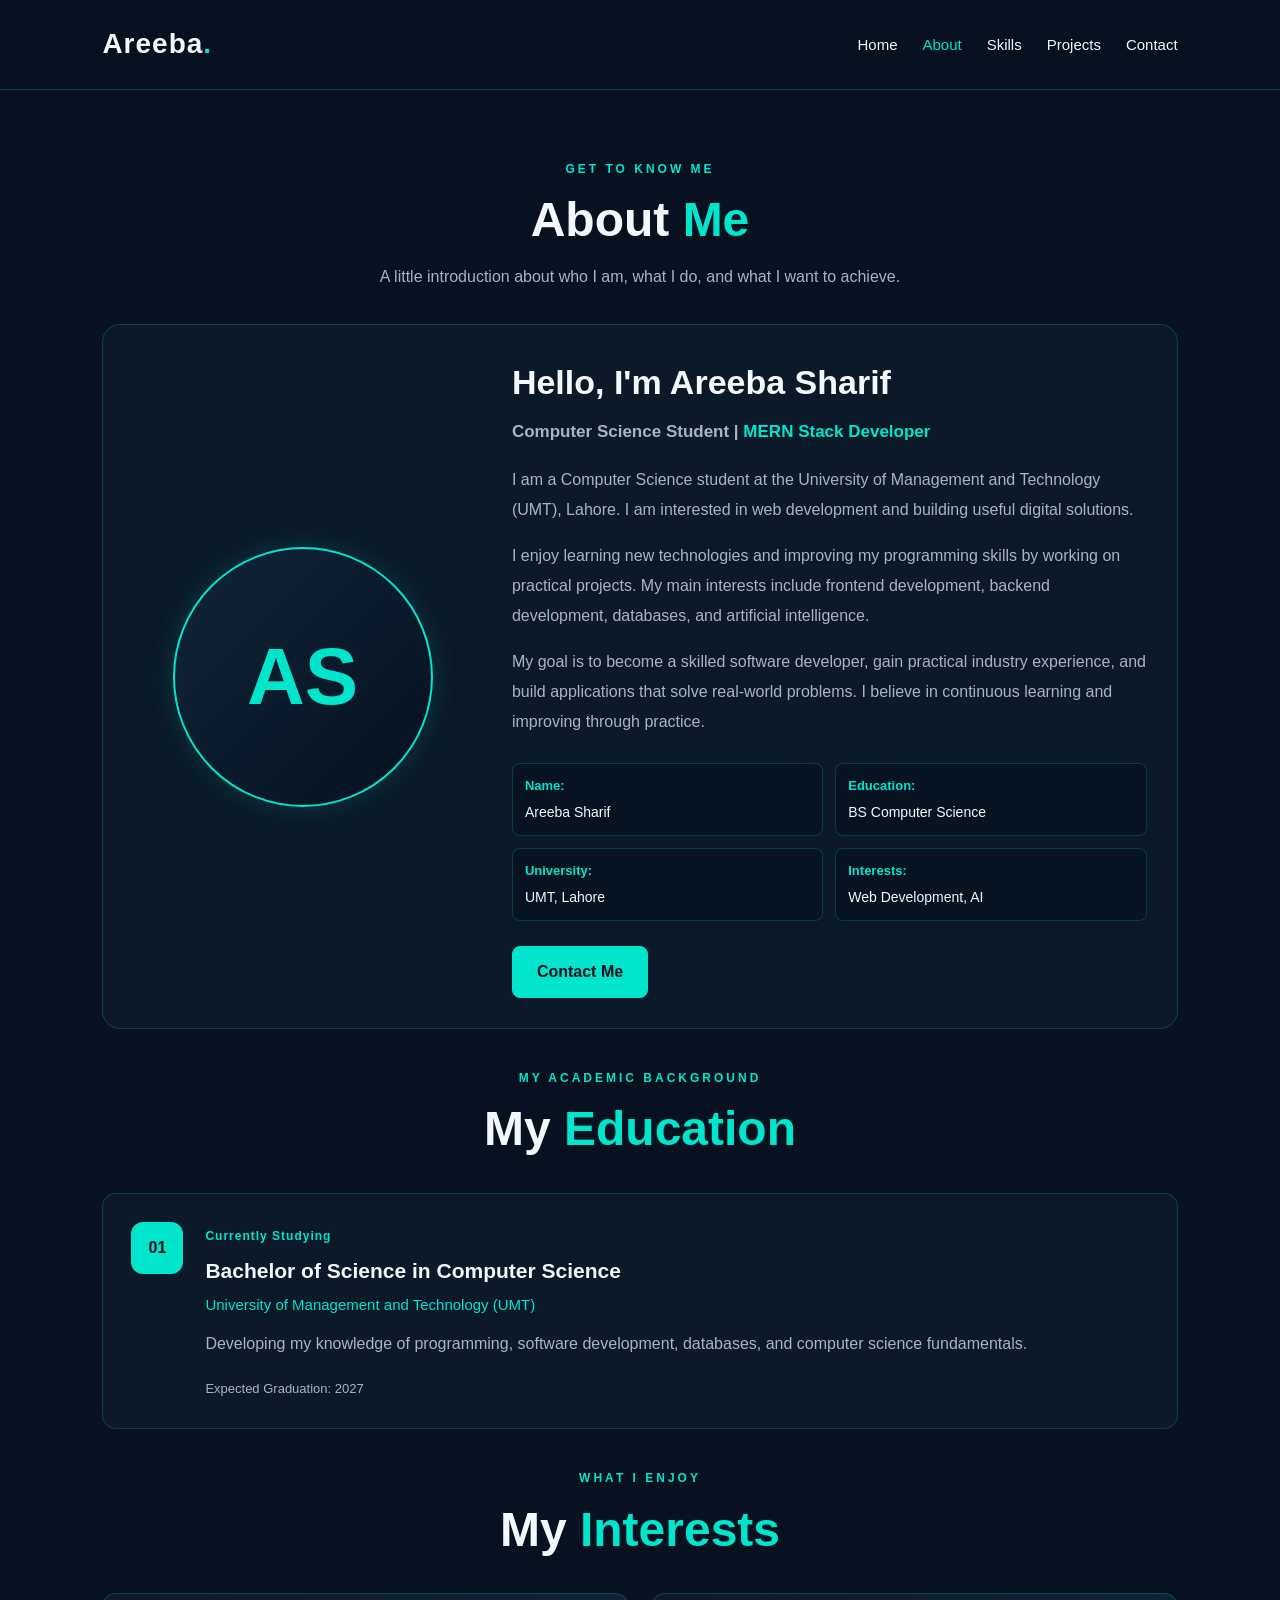
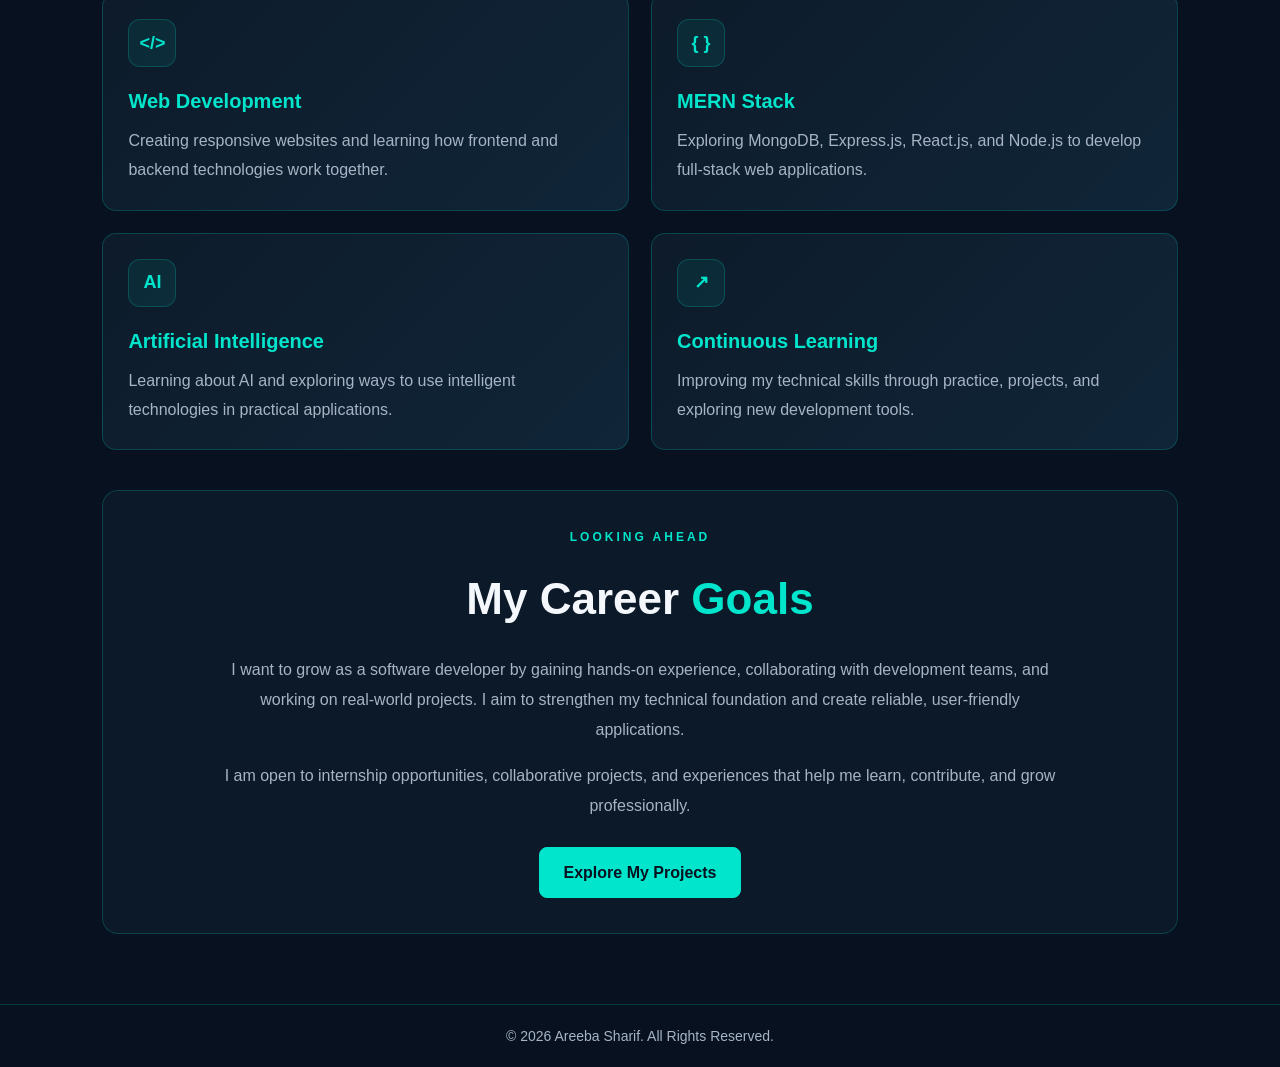
<file: about.html>
<!DOCTYPE html>
<html lang="en">

<head>
    <meta charset="UTF-8">
    <meta name="viewport" content="width=device-width, initial-scale=1.0">

    <meta name="description"
        content="Learn more about Areeba Sharif, a Computer Science student interested in web development, MERN stack development, and artificial intelligence.">

    <title>About Me | Areeba Sharif</title>

    <link rel="stylesheet" href="css/style.css">
    <link rel="stylesheet" href="css/chatbot.css">
</head>

<body>

    <!-- Navigation -->
    <header class="header">
        <nav class="navbar">
            <a href="index.html" class="logo">Areeba<span>.</span></a>

            <ul class="nav-links">
                <li><a href="index.html">Home</a></li>
                <li><a href="about.html" class="active">About</a></li>
                <li><a href="skills.html">Skills</a></li>
                <li><a href="projects.html">Projects</a></li>
                <li><a href="contact.html">Contact</a></li>
            </ul>
        </nav>
    </header>

    <!-- About Section -->
    <main>
        <section class="about-section">

            <div class="section-heading">
                <p class="section-subtitle">GET TO KNOW ME</p>
                <h1>About <span>Me</span></h1>
                <p>
                    A little introduction about who I am,
                    what I do, and what I want to achieve.
                </p>
            </div>

            <div class="about-container">

                <!-- Profile -->
                <div class="about-image">
                    <div class="profile-placeholder">
                        <span>AS</span>
                    </div>
                </div>

                <!-- Introduction -->
                <div class="about-content">
                    <h2>Hello, I'm Areeba Sharif</h2>

                    <h3>
                        Computer Science Student |
                        <span>MERN Stack Developer</span>
                    </h3>

                    <p>
                        I am a Computer Science student at the University
                        of Management and Technology (UMT), Lahore.
                        I am interested in web development and building
                        useful digital solutions.
                    </p>

                    <p>
                        I enjoy learning new technologies and improving
                        my programming skills by working on practical
                        projects. My main interests include frontend
                        development, backend development, databases,
                        and artificial intelligence.
                    </p>

                    <p>
                        My goal is to become a skilled software developer,
                        gain practical industry experience, and build
                        applications that solve real-world problems.
                        I believe in continuous learning and improving
                        through practice.
                    </p>

                    <div class="about-details">
                        <div class="detail-item">
                            <strong>Name:</strong>
                            <span>Areeba Sharif</span>
                        </div>

                        <div class="detail-item">
                            <strong>Education:</strong>
                            <span>BS Computer Science</span>
                        </div>

                        <div class="detail-item">
                            <strong>University:</strong>
                            <span>UMT, Lahore</span>
                        </div>

                        <div class="detail-item">
                            <strong>Interests:</strong>
                            <span>Web Development, AI</span>
                        </div>
                    </div>

                    <a href="contact.html" class="btn">Contact Me</a>
                </div>

            </div>
        </section>

        <!-- Education -->
        <section class="education-section">
            <div class="section-heading">
                <p class="section-subtitle">MY ACADEMIC BACKGROUND</p>
                <h2>My <span>Education</span></h2>
            </div>

            <div class="education-card">
                <div class="education-icon">01</div>

                <div class="education-content">
                    <span class="education-status">Currently Studying</span>
                    <h3>Bachelor of Science in Computer Science</h3>
                    <h4>University of Management and Technology (UMT)</h4>
                    <p>
                        Developing my knowledge of programming,
                        software development, databases, and computer
                        science fundamentals.
                    </p>
                    <span class="education-date">Expected Graduation: 2027</span>
                </div>
            </div>
        </section>

        <!-- Interests -->
        <section class="interests-section">
            <div class="section-heading">
                <p class="section-subtitle">WHAT I ENJOY</p>
                <h2>My <span>Interests</span></h2>
            </div>

            <div class="interests-grid">

                <div class="interest-card">
                    <div class="interest-icon">&lt;/&gt;</div>
                    <h3>Web Development</h3>
                    <p>
                        Creating responsive websites and learning
                        how frontend and backend technologies work together.
                    </p>
                </div>

                <div class="interest-card">
                    <div class="interest-icon">{ }</div>
                    <h3>MERN Stack</h3>
                    <p>
                        Exploring MongoDB, Express.js, React.js, and
                        Node.js to develop full-stack web applications.
                    </p>
                </div>

                <div class="interest-card">
                    <div class="interest-icon">AI</div>
                    <h3>Artificial Intelligence</h3>
                    <p>
                        Learning about AI and exploring ways to use
                        intelligent technologies in practical applications.
                    </p>
                </div>

                <div class="interest-card">
                    <div class="interest-icon">↗</div>
                    <h3>Continuous Learning</h3>
                    <p>
                        Improving my technical skills through practice,
                        projects, and exploring new development tools.
                    </p>
                </div>

            </div>
        </section>

        <!-- Career Goals -->
        <section class="goals-section">
            <div class="goals-content">
                <p class="section-subtitle">LOOKING AHEAD</p>
                <h2>My Career <span>Goals</span></h2>

                <p>
                    I want to grow as a software developer by gaining
                    hands-on experience, collaborating with development
                    teams, and working on real-world projects. I aim
                    to strengthen my technical foundation and create
                    reliable, user-friendly applications.
                </p>

                <p>
                    I am open to internship opportunities, collaborative
                    projects, and experiences that help me learn,
                    contribute, and grow professionally.
                </p>

                <a href="projects.html" class="btn">Explore My Projects</a>
            </div>
        </section>

    </main>

    <!-- Footer -->
    <footer class="footer">
        <p>
            &copy; 2026 Areeba Sharif.
            All Rights Reserved.
        </p>
    </footer>

</body>
</html>
</file>
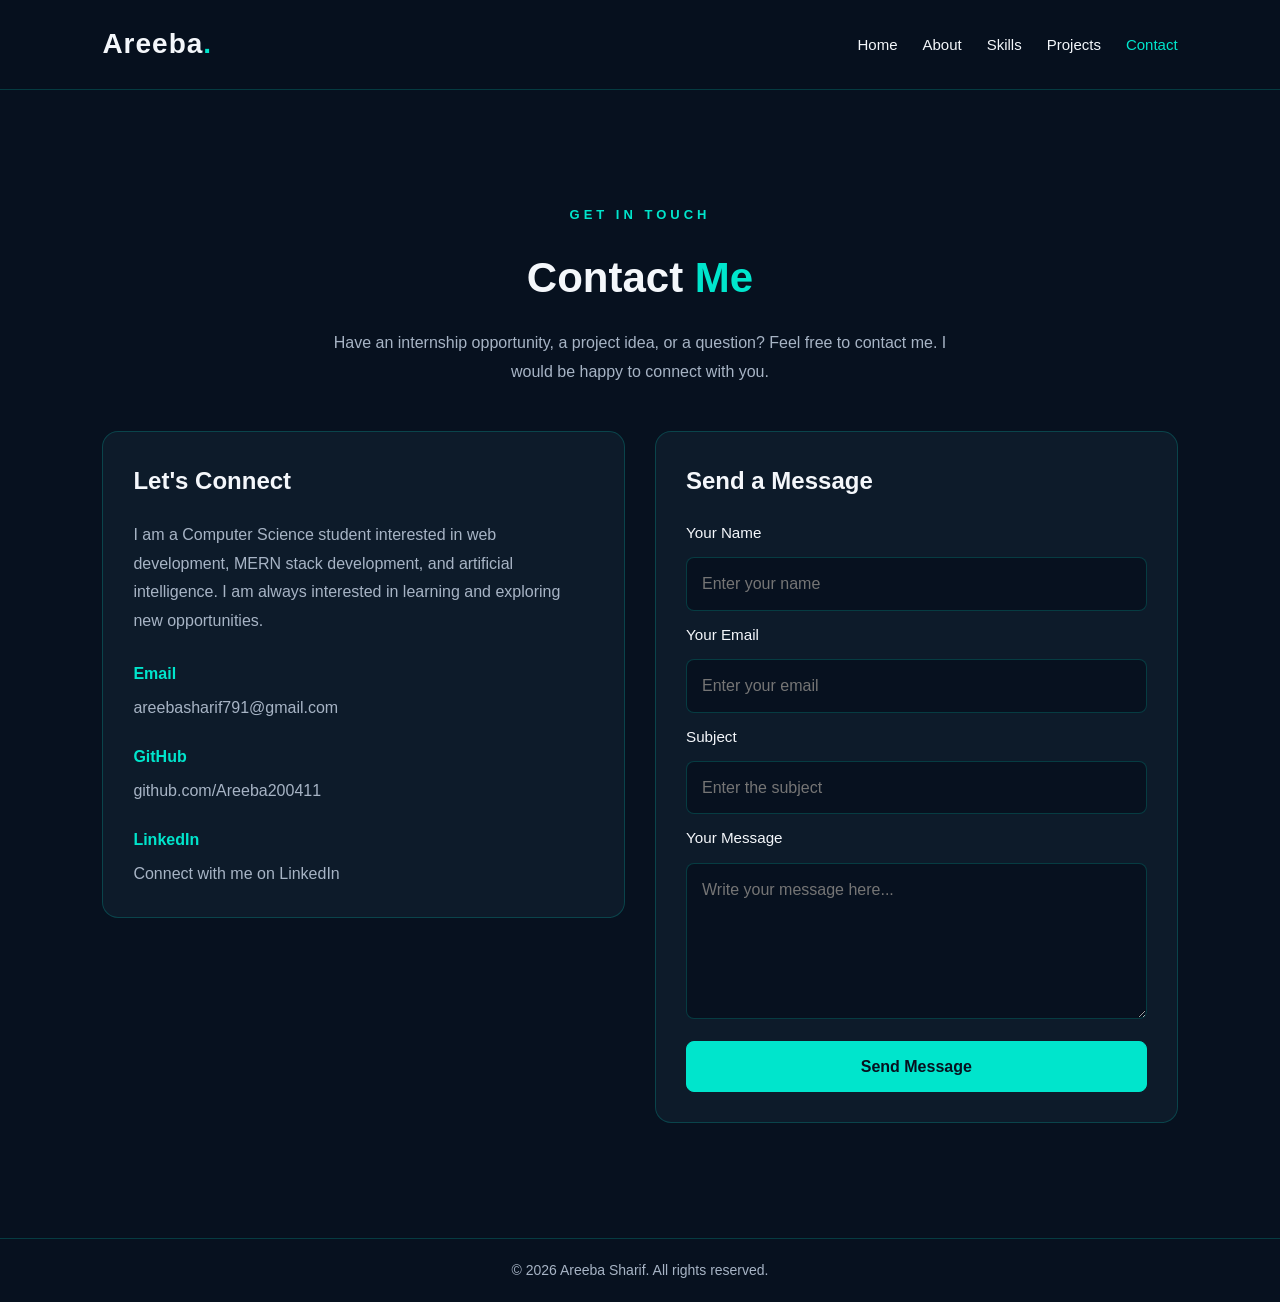
<file: contact.html>
<!DOCTYPE html>
<html lang="en">

<head>
    <meta charset="UTF-8">
    <meta name="viewport" content="width=device-width, initial-scale=1.0">

    <meta name="description"
        content="Contact Areeba Sharif for internships, web development opportunities, and project collaboration.">

    <title>Contact Me | Areeba Sharif</title>

    <link rel="stylesheet" href="css/style.css">
</head>

<body>

    <!-- Header -->
    <header class="header">
        <nav class="navbar">
            <a href="index.html" class="logo">Areeba<span>.</span></a>

            <ul class="nav-links">
                <li><a href="index.html">Home</a></li>
                <li><a href="about.html">About</a></li>
                <li><a href="skills.html">Skills</a></li>
                <li><a href="projects.html">Projects</a></li>
                <li><a href="contact.html" class="active">Contact</a></li>
            </ul>
        </nav>
    </header>

    <!-- Contact Section -->
    <main>

        <section class="contact-section">

            <p class="welcome">GET IN TOUCH</p>

            <h1>Contact <span>Me</span></h1>

            <p class="intro">
                Have an internship opportunity, a project idea, or a question?
                Feel free to contact me. I would be happy to connect with you.
            </p>

            <div class="contact-container">

                <!-- Contact Information -->
                <div class="contact-info">

                    <h2>Let's Connect</h2>

                    <p>
                        I am a Computer Science student interested in web
                        development, MERN stack development, and artificial
                        intelligence. I am always interested in learning and
                        exploring new opportunities.
                    </p>

                    <div class="contact-item">
                        <h3>Email</h3>
                        <a href="mailto:areebasharif791@gmail.com">
                            areebasharif791@gmail.com
                        </a>
                    </div>

                    <div class="contact-item">
                        <h3>GitHub</h3>
                        <a href="https://github.com/Areeba200411"
                           target="_blank"
                           rel="noopener noreferrer">
                            github.com/Areeba200411
                        </a>
                    </div>

                    <div class="contact-item">
                        <h3>LinkedIn</h3>
                        <a href=""https://www.linkedin.com/in/areeba-sharif-21b126273"
                           target="_blank"
                           rel="noopener noreferrer">
                            Connect with me on LinkedIn
                        </a>
                    </div>

                </div>

                <!-- Contact Form -->
                <div class="contact-form-container">

                    <h2>Send a Message</h2>

                    <form class="contact-form"
                          action="mailto:YOUR_EMAIL@example.com"
                          method="post"
                          enctype="text/plain">

                        <label for="name">Your Name</label>
                        <input
                            type="text"
                            id="name"
                            name="Name"
                            placeholder="Enter your name"
                            required>

                        <label for="email">Your Email</label>
                        <input
                            type="email"
                            id="email"
                            name="Email"
                            placeholder="Enter your email"
                            required>

                        <label for="subject">Subject</label>
                        <input
                            type="text"
                            id="subject"
                            name="Subject"
                            placeholder="Enter the subject"
                            required>

                        <label for="message">Your Message</label>
                        <textarea
                            id="message"
                            name="Message"
                            rows="5"
                            placeholder="Write your message here..."
                            required></textarea>

                        <button type="submit" class="btn">
                            Send Message
                        </button>

                    </form>

                </div>

            </div>

        </section>

    </main>

    <!-- Footer -->
    <footer class="footer">
        <p>© 2026 Areeba Sharif. All rights reserved.</p>
    </footer>

</body>

</html>
</file>
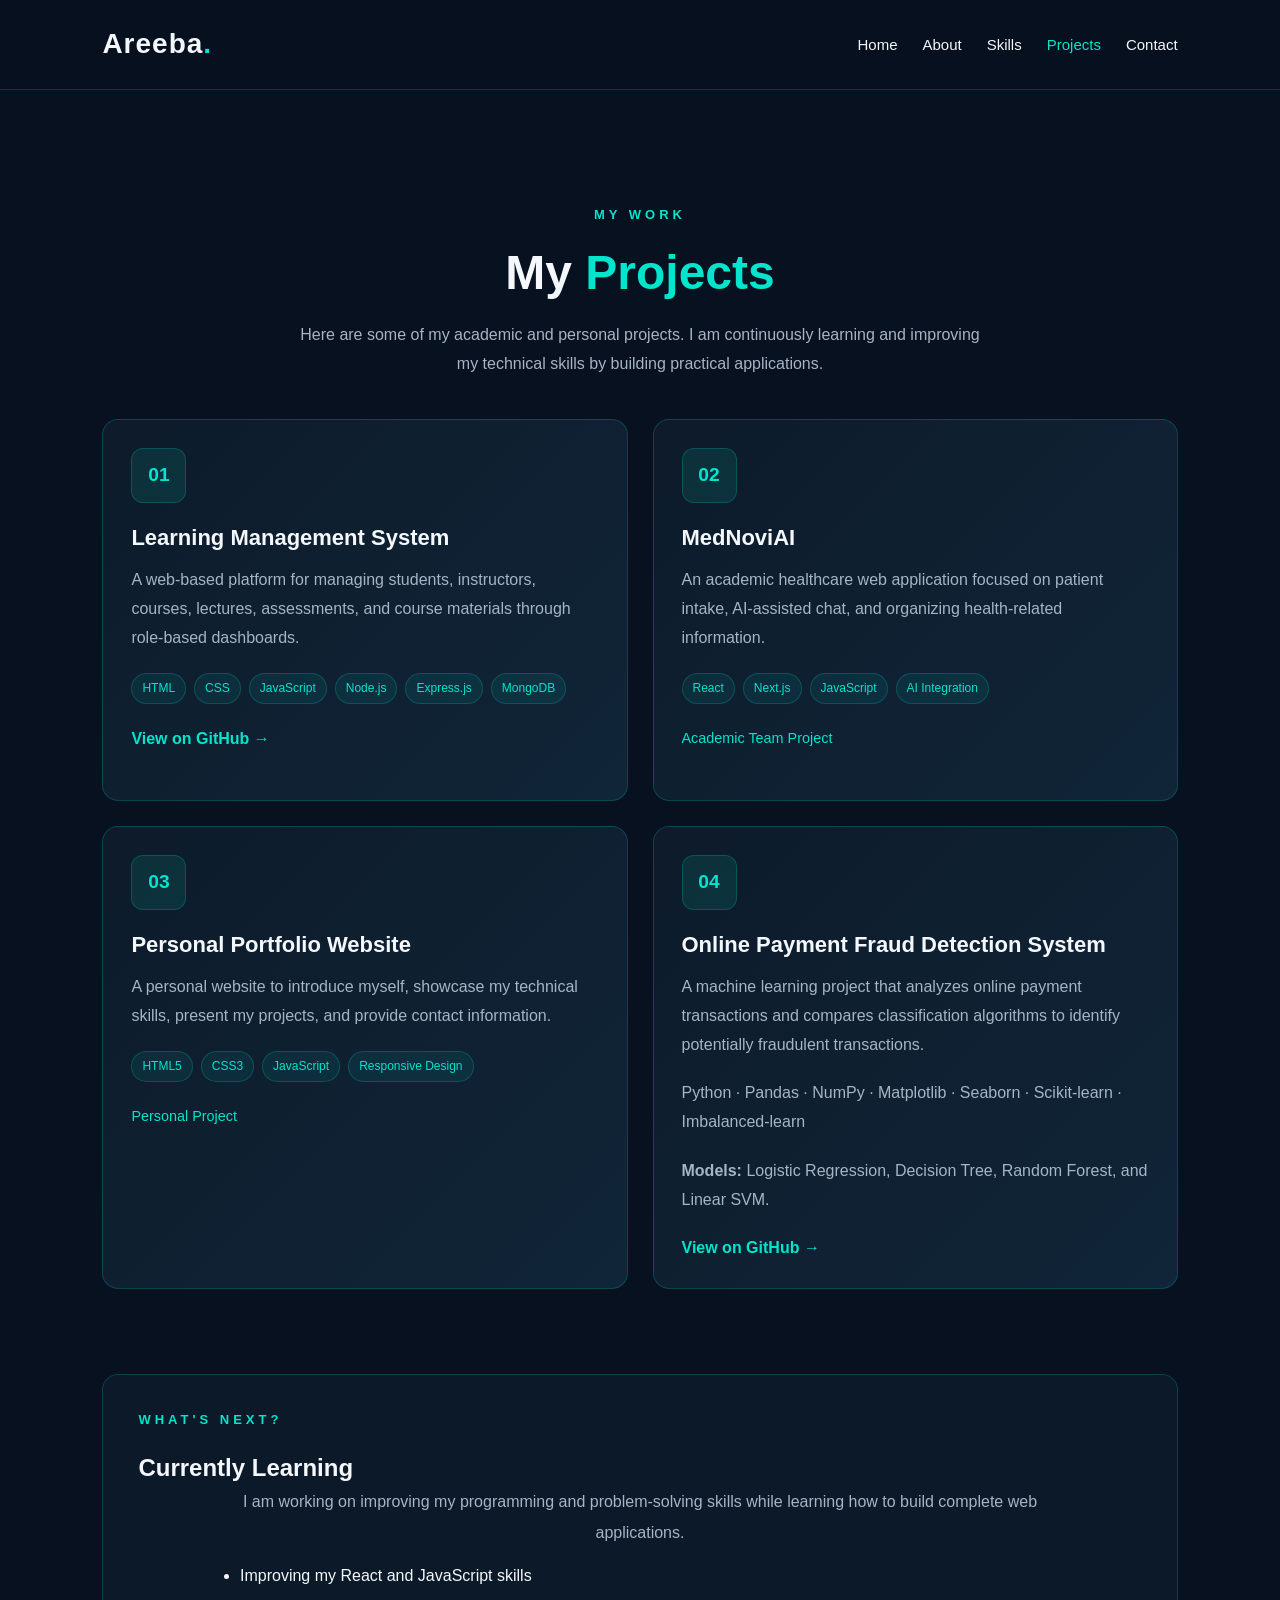
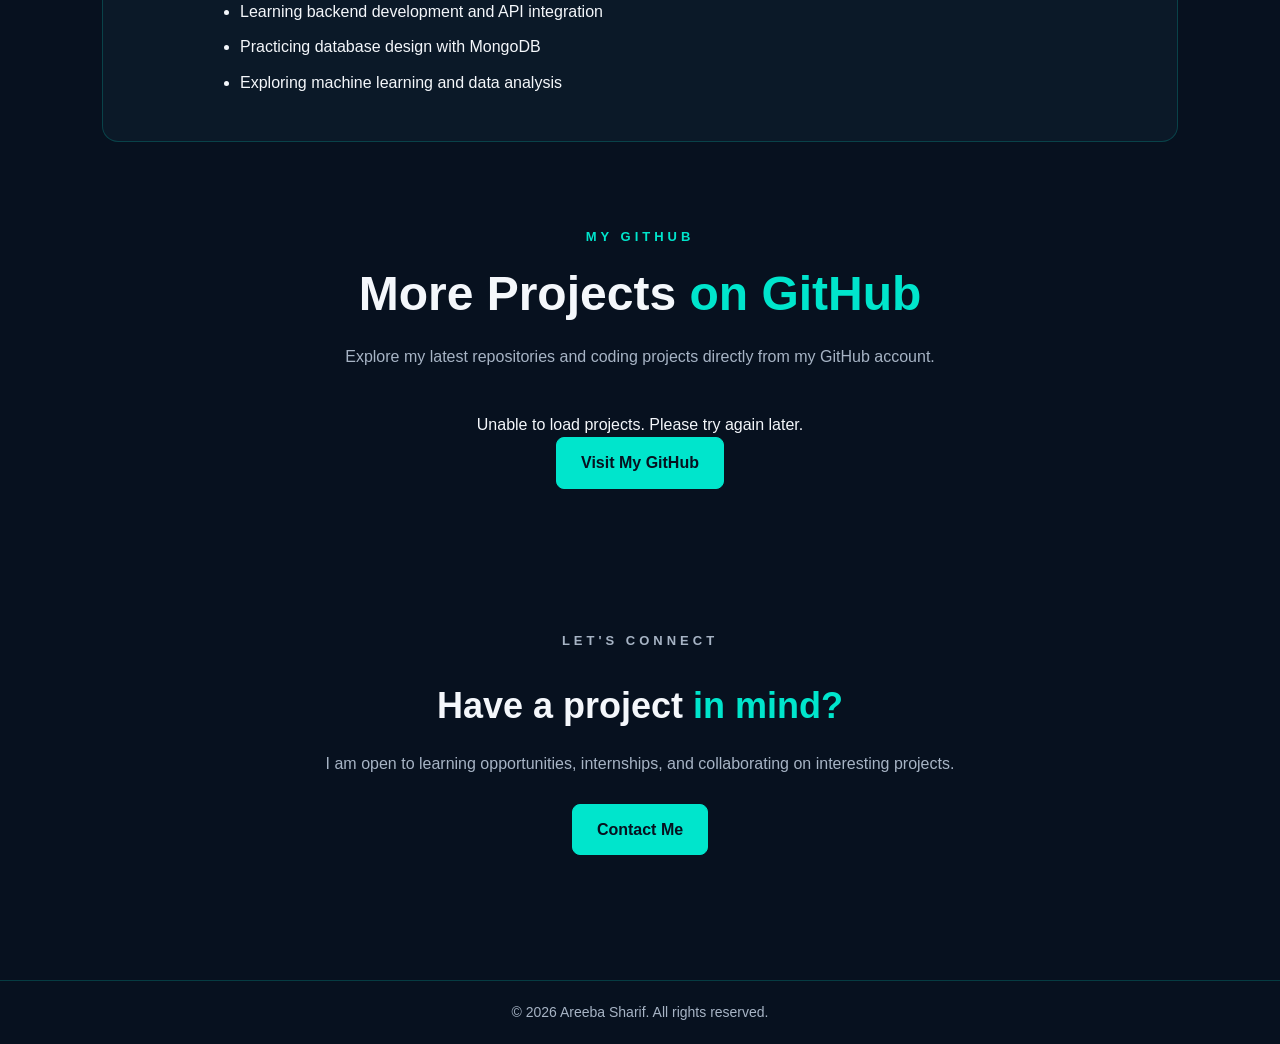
<file: projects.html>
<!DOCTYPE html>
<html lang="en">

<head>
    <meta charset="UTF-8">
    <meta name="viewport" content="width=device-width, initial-scale=1.0">

    <meta name="description"
        content="Explore Areeba Sharif's web development, machine learning, and academic projects.">

    <title>My Projects | Areeba Sharif</title>

    <link rel="stylesheet" href="css/style.css">
</head>

<body>

    <!-- Header -->
    <header class="header">
        <nav class="navbar" aria-label="Main navigation">

            <a href="index.html" class="logo">
                Areeba<span>.</span>
            </a>

            <ul class="nav-links">
                <li><a href="index.html">Home</a></li>
                <li><a href="about.html">About</a></li>
                <li><a href="skills.html">Skills</a></li>
                <li><a href="projects.html" class="active">Projects</a></li>
                <li><a href="contact.html">Contact</a></li>
            </ul>

        </nav>
    </header>

    <main>

        <!-- Projects Section -->
        <section class="projects-section">

            <p class="welcome">MY WORK</p>

            <h1>My <span>Projects</span></h1>

            <p class="intro">
                Here are some of my academic and personal projects.
                I am continuously learning and improving my technical
                skills by building practical applications.
            </p>

            <div class="projects-grid">

                <!-- Project 1: LMS -->
                <article class="project-card">

                    <div class="project-icon">
                        <span>01</span>
                    </div>

                    <div class="project-content">

                        <h2>Learning Management System</h2>

                        <p>
                            A web-based platform for managing students,
                            instructors, courses, lectures, assessments,
                            and course materials through role-based
                            dashboards.
                        </p>

                        <div class="project-tech">
                            <span>HTML</span>
                            <span>CSS</span>
                            <span>JavaScript</span>
                            <span>Node.js</span>
                            <span>Express.js</span>
                            <span>MongoDB</span>
                        </div>

                        <a
                            href="https://github.com/Areeba-Sharif/LMS-PROJECT"
                            target="_blank"
                            rel="noopener noreferrer"
                            class="project-link">
                            View on GitHub →
                        </a>

                    </div>

                </article>

                <!-- Project 2: MedNoviAI -->
                <article class="project-card">

                    <div class="project-icon">
                        <span>02</span>
                    </div>

                    <div class="project-content">

                        <h2>MedNoviAI</h2>

                        <p>
                            An academic healthcare web application
                            focused on patient intake, AI-assisted chat,
                            and organizing health-related information.
                        </p>

                        <div class="project-tech">
                            <span>React</span>
                            <span>Next.js</span>
                            <span>JavaScript</span>
                            <span>AI Integration</span>
                        </div>

                        <p class="project-status">
                            Academic Team Project
                        </p>

                    </div>

                </article>

                <!-- Project 3: Portfolio -->
                <article class="project-card">

                    <div class="project-icon">
                        <span>03</span>
                    </div>

                    <div class="project-content">

                        <h2>Personal Portfolio Website</h2>

                        <p>
                            A personal website to introduce myself,
                            showcase my technical skills, present my
                            projects, and provide contact information.
                        </p>

                        <div class="project-tech">
                            <span>HTML5</span>
                            <span>CSS3</span>
                            <span>JavaScript</span>
                            <span>Responsive Design</span>
                        </div>

                        <p class="project-status">
                            Personal Project
                        </p>

                    </div>

                </article>

                <!-- Project 4: Online Payment Fraud Detection -->
                <article class="project-card">

                    <div class="project-icon">
                        <span>04</span>
                    </div>

                    <div class="project-content">

                        <h2>Online Payment Fraud Detection System</h2>
                         <p>
                        A machine learning project that analyzes
                        online payment transactions and compares
                        classification algorithms to identify
                        potentially fraudulent transactions.
                    </p>

                    <p class="project-tech">
                        Python · Pandas · NumPy · Matplotlib ·
                        Seaborn · Scikit-learn · Imbalanced-learn
                    </p>

                    <p>
                        <strong>Models:</strong>
                        Logistic Regression, Decision Tree,
                        Random Forest, and Linear SVM.
                    </p>

                    <a
                        href="https://github.com/Areeba-Sharif/Online-Payment-Fraud-Detection"
                        target="_blank"
                        rel="noopener noreferrer"
                        class="project-link">
                        View on GitHub →
                    </a>

                    </div>

                </article>

            </div>

        </section>

        <!-- Learning Goals -->
        <section class="goals-section">

            <p class="welcome">WHAT'S NEXT?</p>

            <h2>Currently <span>Learning</span></h2>

            <div class="goals-content">

                <p>
                    I am working on improving my programming and
                    problem-solving skills while learning how to build
                    complete web applications.
                </p>

                <ul>
                    <li>Improving my React and JavaScript skills</li>
                    <li>Learning backend development and API integration</li>
                    <li>Practicing database design with MongoDB</li>
                    <li>Exploring machine learning and data analysis</li>
                </ul>

            </div>

        </section>
         <!-- GitHub Projects Section -->
        <section class="projects-section github-section">

            <p class="welcome">MY GITHUB</p>

            <h2>More Projects <span>on GitHub</span></h2>

            <p class="intro">
                Explore my latest repositories and coding projects
                directly from my GitHub account.
            </p>

            <p id="github-status">Loading GitHub projects...</p>

            <div id="github-projects" class="projects-grid">
                <!-- GitHub projects will appear here automatically -->
            </div>

            <a
                href="https://github.com/Areeba200411"
                target="_blank"
                rel="noopener noreferrer"
                class="btn">
                Visit My GitHub
            </a>

        </section>

        <!-- Contact Call to Action -->
        <section class="contact-preview">

            <p class="welcome">LET'S CONNECT</p>

            <h2>Have a project <span>in mind?</span></h2>

            <p>
                I am open to learning opportunities, internships,
                and collaborating on interesting projects.
            </p>

            <a href="contact.html" class="btn">
                Contact Me
            </a>

        </section>

    </main>

    <!-- Footer -->
    <footer class="footer">
        <p>
            &copy; 2026 Areeba Sharif. All rights reserved.
        </p>
    </footer>
        <script src="js/script.js"></script>
</body>

</html>
</file>
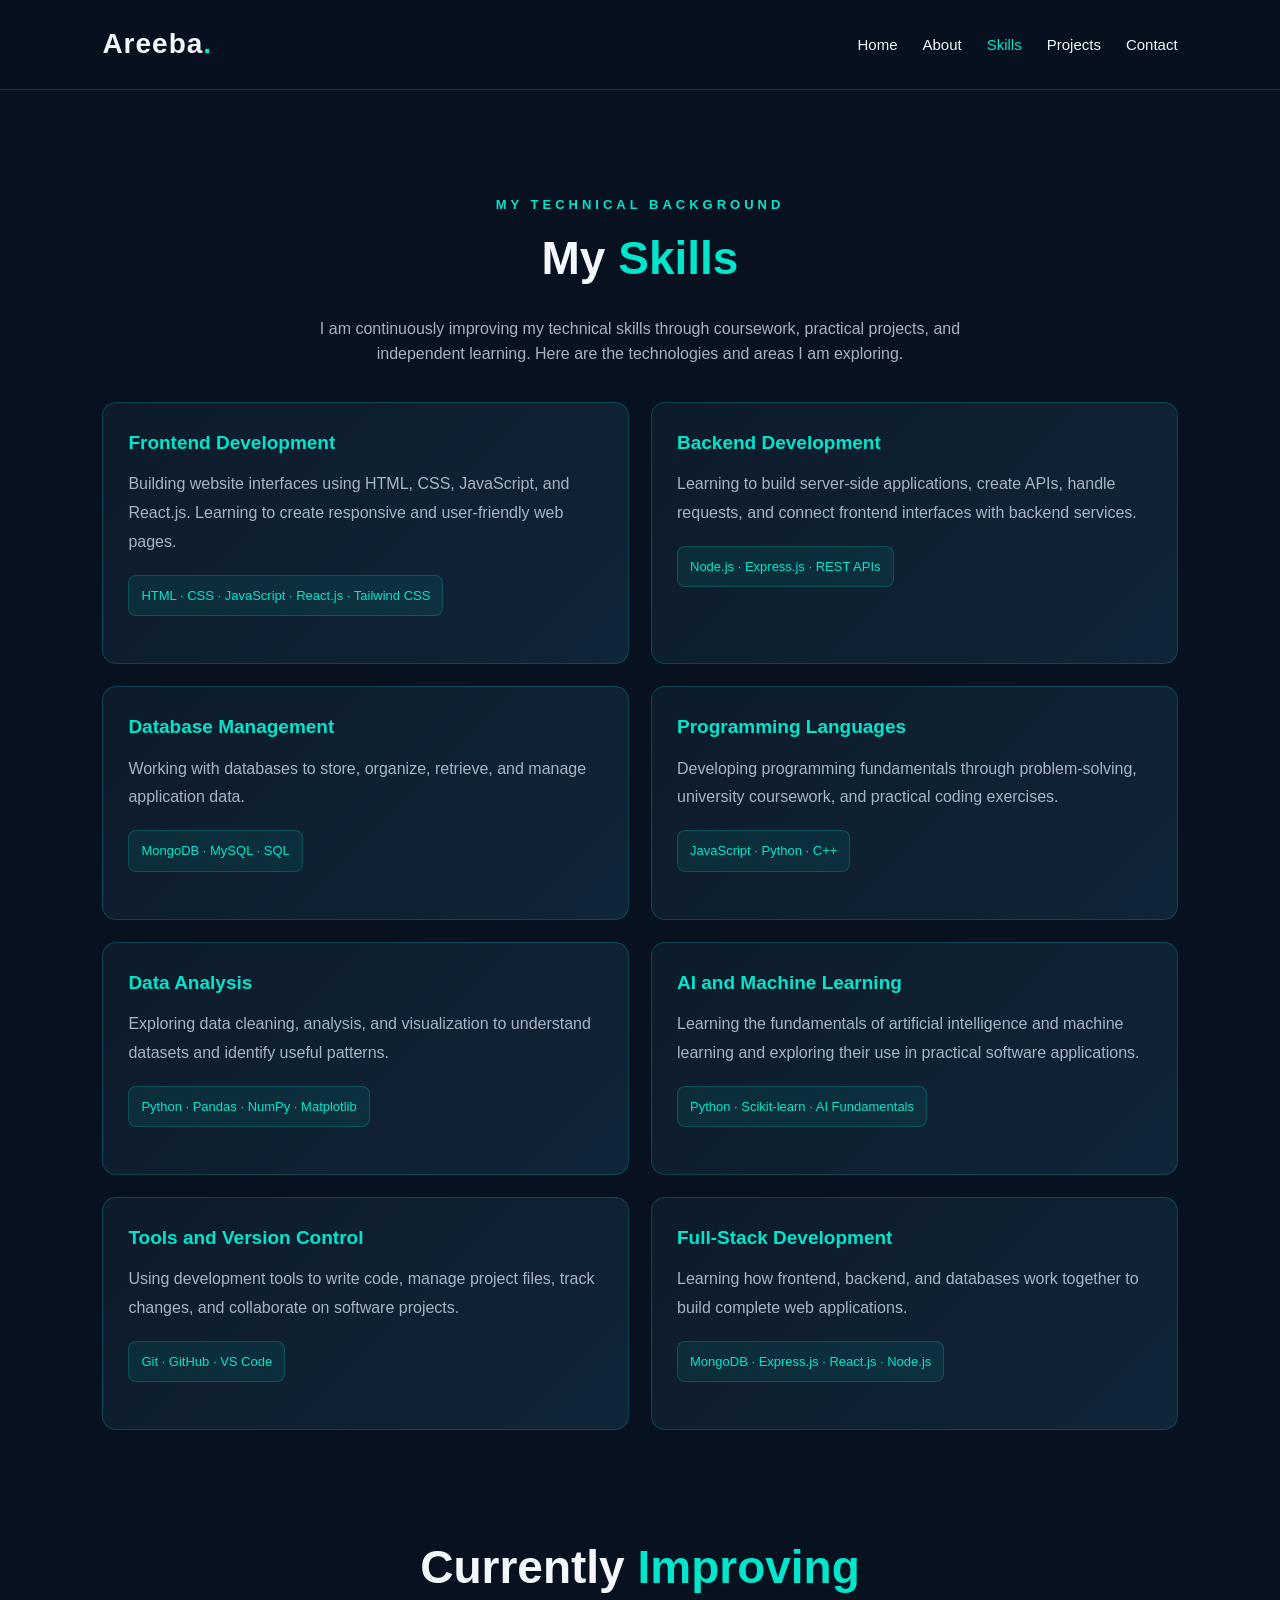
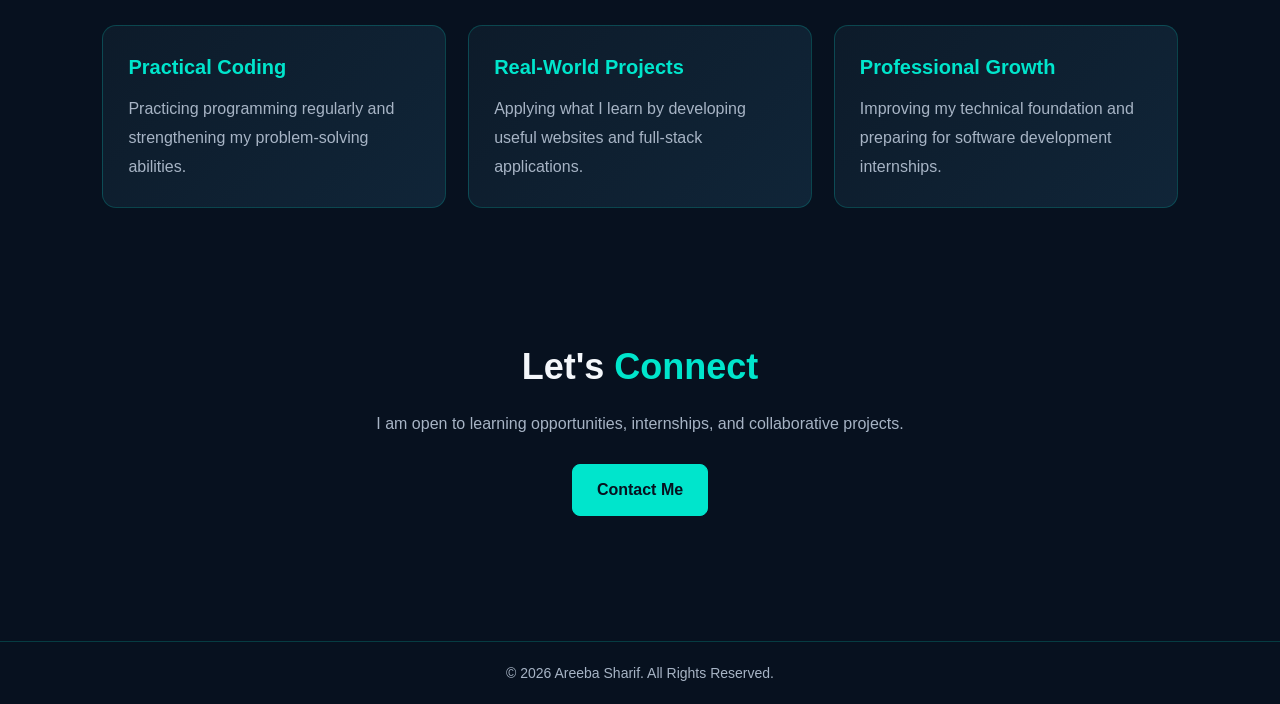
<file: skills.html>
<!DOCTYPE html>
<html lang="en">

<head>
    <meta charset="UTF-8">
    <meta name="viewport" content="width=device-width, initial-scale=1.0">

    <meta name="description"
        content="Explore Areeba Sharif's technical skills in web development, MERN stack, programming, databases, and artificial intelligence.">

    <title>My Skills | Areeba Sharif</title>

    <link rel="stylesheet" href="css/style.css">
</head>

<body>

    <!-- Navigation -->
    <header class="header">
        <nav class="navbar">
            <a href="index.html" class="logo">Areeba<span>.</span></a>

            <ul class="nav-links">
                <li><a href="index.html">Home</a></li>
                <li><a href="about.html">About</a></li>
                <li><a href="skills.html" class="active">Skills</a></li>
                <li><a href="projects.html">Projects</a></li>
                <li><a href="contact.html">Contact</a></li>
            </ul>
        </nav>
    </header>

    <!-- Main Content -->
    <main>

        <!-- Skills Introduction -->
        <section class="skills-section">

            <p class="welcome">MY TECHNICAL BACKGROUND</p>

            <h2>My <span>Skills</span></h2>

            <p class="intro">
                I am continuously improving my technical skills through
                coursework, practical projects, and independent learning.
                Here are the technologies and areas I am exploring.
            </p>

            <!-- Skills Cards -->
            <div class="skills-grid">

                <!-- Card 1 -->
                <article class="skill-card">
                    <h3>Frontend Development</h3>
                    <p>
                        Building website interfaces using HTML, CSS,
                        JavaScript, and React.js. Learning to create
                        responsive and user-friendly web pages.
                    </p>
                    <div class="project-tech">
                        HTML · CSS · JavaScript · React.js · Tailwind CSS
                    </div>
                </article>

                <!-- Card 2 -->
                <article class="skill-card">
                    <h3>Backend Development</h3>
                    <p>
                        Learning to build server-side applications,
                        create APIs, handle requests, and connect
                        frontend interfaces with backend services.
                    </p>
                    <div class="project-tech">
                        Node.js · Express.js · REST APIs
                    </div>
                </article>

                <!-- Card 3 -->
                <article class="skill-card">
                    <h3>Database Management</h3>
                    <p>
                        Working with databases to store, organize,
                        retrieve, and manage application data.
                    </p>
                    <div class="project-tech">
                        MongoDB · MySQL · SQL
                    </div>
                </article>

                <!-- Card 4 -->
                <article class="skill-card">
                    <h3>Programming Languages</h3>
                    <p>
                        Developing programming fundamentals through
                        problem-solving, university coursework, and
                        practical coding exercises.
                    </p>
                    <div class="project-tech">
                        JavaScript · Python · C++
                    </div>
                </article>

                <!-- Card 5 -->
                <article class="skill-card">
                    <h3>Data Analysis</h3>
                    <p>
                        Exploring data cleaning, analysis, and
                        visualization to understand datasets and
                        identify useful patterns.
                    </p>
                    <div class="project-tech">
                        Python · Pandas · NumPy · Matplotlib
                    </div>
                </article>

                <!-- Card 6 -->
                <article class="skill-card">
                    <h3>AI and Machine Learning</h3>
                    <p>
                        Learning the fundamentals of artificial
                        intelligence and machine learning and exploring
                        their use in practical software applications.
                    </p>
                    <div class="project-tech">
                        Python · Scikit-learn · AI Fundamentals
                    </div>
                </article>

                <!-- Card 7 -->
                <article class="skill-card">
                    <h3>Tools and Version Control</h3>
                    <p>
                        Using development tools to write code, manage
                        project files, track changes, and collaborate
                        on software projects.
                    </p>
                    <div class="project-tech">
                        Git · GitHub · VS Code
                    </div>
                </article>

                <!-- Card 8 -->
                <article class="skill-card">
                    <h3>Full-Stack Development</h3>
                    <p>
                        Learning how frontend, backend, and databases
                        work together to build complete web applications.
                    </p>
                    <div class="project-tech">
                        MongoDB · Express.js · React.js · Node.js
                    </div>
                </article>

            </div>

        </section>

        <!-- Learning Goals -->
        <section class="home-section">

            <h2>Currently <span>Improving</span></h2>

            <div class="home-grid">

                <article class="home-card">
                    <h3>Practical Coding</h3>
                    <p>
                        Practicing programming regularly and strengthening
                        my problem-solving abilities.
                    </p>
                </article>

                <article class="home-card">
                    <h3>Real-World Projects</h3>
                    <p>
                        Applying what I learn by developing useful
                        websites and full-stack applications.
                    </p>
                </article>

                <article class="home-card">
                    <h3>Professional Growth</h3>
                    <p>
                        Improving my technical foundation and preparing
                        for software development internships.
                    </p>
                </article>

            </div>

        </section>

        <!-- Contact Call to Action -->
        <section class="contact-preview">

            <h2>Let's <span>Connect</span></h2>

            <p class="intro">
                I am open to learning opportunities, internships,
                and collaborative projects.
            </p>

            <a href="contact.html" class="btn">Contact Me</a>

        </section>

    </main>

    <!-- Footer -->
    <footer class="footer">
        <p>&copy; 2026 Areeba Sharif. All Rights Reserved.</p>
    </footer>

</body>
</html>
</file>
<file: css/style.css>
/* ========================================
   1. THEME AND GLOBAL SETTINGS
======================================== */

:root {
    --bg: #07111f;
    --panel: #0d1b2a;
    --panel-light: #102538;
    --teal: #00e5cc;
    --white: #f4f7fb;
    --muted: #a7b4c5;
    --border: rgba(0, 229, 204, 0.2);
    --shadow: 0 0 22px rgba(0, 229, 204, 0.15);
}

* {
    margin: 0;
    padding: 0;
    box-sizing: border-box;
}

html {
    scroll-behavior: smooth;
}

body {
    min-height: 100vh;
    display: flex;
    flex-direction: column;
    overflow-x: hidden;
    font-family: Arial, sans-serif;
    line-height: 1.6;
    background: var(--bg);
    color: var(--white);
}

img {
    max-width: 100%;
}

a {
    outline-offset: 4px;
}

button,
input,
textarea {
    font: inherit;
}

main {
    flex: 1;
    width: 100%;
    display: flex;
    flex-direction: column;
    align-items: center;
    gap: 40px;
    padding: 70px 8%;
}

section {
    scroll-margin-top: 25px;
}

/* ========================================
   2. HEADER AND NAVIGATION
======================================== */

header,
.header {
    position: relative;
    z-index: 10;
    display: flex;
    align-items: center;
    justify-content: space-between;
    gap: 20px;
    padding: 22px 8%;
    background: rgba(7, 17, 31, 0.96);
    border-bottom: 1px solid var(--border);
}

.navbar {
    width: 100%;
    display: flex;
    align-items: center;
    justify-content: space-between;
    gap: 20px;
}

.logo {
    color: var(--white);
    font-size: 28px;
    font-weight: bold;
    letter-spacing: 1px;
    text-decoration: none;
    white-space: nowrap;
}

.logo span {
    color: var(--teal);
}

nav,
.nav-links {
    display: flex;
    align-items: center;
    gap: 25px;
}

.nav-links {
    flex-wrap: wrap;
    list-style: none;
}

nav a,
.nav-links a {
    color: var(--white);
    text-decoration: none;
    font-size: 15px;
    transition: color 0.3s ease;
}

nav a:hover,
nav a:focus-visible,
.nav-links a:hover,
.nav-links a:focus-visible,
.nav-links a.active {
    color: var(--teal);
}

/* ========================================
   3. HERO SECTION
======================================== */

.hero {
    position: relative;
    isolation: isolate;
    width: 100%;
    max-width: 1100px;
    min-height: 480px;
    display: flex;
    flex-direction: column;
    align-items: center;
    justify-content: center;
    padding: 60px 30px;
    text-align: center;
    border-radius: 16px;
    overflow: hidden;
    background-color: var(--bg);
    background-image:
        linear-gradient(
            90deg,
            rgba(7, 17, 31, 0.92) 0%,
            rgba(7, 17, 31, 0.76) 55%,
            rgba(7, 17, 31, 0.58) 100%
        ),
        url("../images/hero-bg.png");
    background-size: cover;
    background-position: center;
    background-repeat: no-repeat;
    animation: fadeUp 0.8s ease both;
}

.hero-content {
    position: relative;
    z-index: 1;
    width: 100%;
    max-width: 750px;
}

.hero-text {
    width: 100%;
    max-width: 700px;
}

.welcome {
    color: var(--teal);
    font-size: 13px;
    font-weight: bold;
    letter-spacing: 4px;
    margin-bottom: 18px;
}

.hero h1,
.hero h2 {
    color: var(--white);
    font-size: clamp(36px, 6vw, 62px);
    line-height: 1.2;
    margin-bottom: 18px;
}

.hero h1 span,
.hero h2 span,
.home-section h2 span,
.skills-section h2 span,
.projects-section h1 span,
.projects-section h2 span,
.contact-preview h2 span,
.contact-section h1 span,
.section-heading h1 span,
.section-heading h2 span,
.goals-content h2 span {
    color: var(--teal);
}

.hero h3 {
    color: var(--muted);
    font-size: clamp(18px, 3vw, 25px);
    margin-bottom: 20px;
}

.hero p,
.hero .intro {
    max-width: 650px;
    margin: 0 auto 28px;
    color: var(--muted);
    line-height: 1.9;
}

.hero .hero-buttons {
    justify-content: center;
    margin-top: 20px;
}

.hero-content,
.hero-text {
    overflow-wrap: anywhere;
}

/* ========================================
   4. BUTTONS
======================================== */

.hero-buttons {
    display: flex;
    align-items: center;
    justify-content: center;
    flex-wrap: wrap;
    gap: 15px;
}

.btn {
    display: inline-block;
    padding: 12px 24px;
    border: 1px solid var(--teal);
    border-radius: 8px;
    background: var(--teal);
    color: var(--bg);
    font-weight: bold;
    text-align: center;
    text-decoration: none;
    cursor: pointer;
    transition:
        transform 0.3s ease,
        box-shadow 0.3s ease,
        background 0.3s ease,
        color 0.3s ease;
}

.btn:hover,
.btn:focus-visible {
    transform: translateY(-3px);
    box-shadow: 0 0 22px rgba(0, 229, 204, 0.35);
}

.btn.secondary {
    background: transparent;
    color: var(--teal);
}

.btn.secondary:hover,
.btn.secondary:focus-visible {
    background: var(--teal);
    color: var(--bg);
}

/* ========================================
   5. HOME PAGE / FEATURED SKILLS
======================================== */

.home-section,
.skills-section,
.projects-section,
.contact-preview,
.contact-section,
.about-section,
.education-section,
.interests-section,
.goals-section {
    width: 100%;
    max-width: 1100px;
    margin: 0 auto;
    animation: fadeUp 0.8s ease both;
}

.home-section,
.skills-section {
    padding: 35px 0;
    text-align: center;
}

.home-section h2,
.skills-section h2 {
    font-size: clamp(30px, 5vw, 46px);
    line-height: 1.2;
    margin-bottom: 30px;
}

.home-grid {
    display: grid;
    grid-template-columns: repeat(3, minmax(0, 1fr));
    gap: 22px;
    text-align: left;
}

.home-card,
.skill-card,
.interest-card {
    padding: 25px;
    border: 1px solid var(--border);
    border-radius: 14px;
    background: linear-gradient(135deg, var(--panel), var(--panel-light));
    transition:
        transform 0.3s ease,
        border-color 0.3s ease,
        box-shadow 0.3s ease;
}

.home-card:hover,
.skill-card:hover,
.interest-card:hover {
    transform: translateY(-6px);
    border-color: var(--teal);
    box-shadow: var(--shadow);
}

.home-card h3,
.skill-card h3,
.interest-card h3 {
    color: var(--teal);
    font-size: 20px;
    margin-bottom: 12px;
}

.home-card p,
.skill-card p,
.interest-card p {
    color: var(--muted);
    line-height: 1.8;
}

.home-card .project-tech,
.skill-card .project-tech {
    display: inline-block;
    margin-top: 18px;
    padding: 8px 12px;
    border: 1px solid var(--border);
    border-radius: 8px;
    background: rgba(0, 229, 204, 0.08);
    color: var(--teal);
    font-size: 13px;
    line-height: 1.8;
}

/* ========================================
   6. SKILLS PAGE
======================================== */

.skills-section > .welcome {
    margin-bottom: 15px;
}

.skills-section > .intro {
    max-width: 700px;
    margin: 0 auto 35px;
    color: var(--muted);
}

.skills-grid {
    display: grid;
    grid-template-columns: repeat(2, minmax(0, 1fr));
    gap: 22px;
    text-align: left;
}

.skill-card h3 {
    font-size: 19px;
}

/* ========================================
   7. PROJECTS PAGE
======================================== */

.projects-section {
    padding: 45px 0;
    text-align: center;
}

.projects-section h1,
.projects-section h2 {
    color: var(--white);
    font-size: clamp(32px, 5vw, 48px);
    line-height: 1.2;
    margin-bottom: 20px;
}

.projects-intro,
.projects-section > .intro {
    max-width: 700px;
    margin: 0 auto 40px;
    color: var(--muted);
    line-height: 1.8;
}

.projects-grid {
    display: grid;
    grid-template-columns: repeat(2, minmax(0, 1fr));
    gap: 25px;
    text-align: left;
}

.project-card {
    position: relative;
    padding: 28px;
    overflow: hidden;
    border: 1px solid var(--border);
    border-radius: 16px;
    background: linear-gradient(135deg, var(--panel), var(--panel-light));
    transition:
        transform 0.3s ease,
        box-shadow 0.3s ease,
        border-color 0.3s ease;
}

.project-card:hover {
    transform: translateY(-6px);
    border-color: var(--teal);
    box-shadow: var(--shadow);
}

.project-number {
    color: var(--teal);
    font-size: 14px;
    font-weight: bold;
    letter-spacing: 2px;
    margin-bottom: 15px;
}

.project-icon {
    width: 55px;
    height: 55px;
    display: flex;
    align-items: center;
    justify-content: center;
    margin-bottom: 22px;
    border: 1px solid var(--border);
    border-radius: 12px;
    background: rgba(0, 229, 204, 0.1);
}

.project-icon span {
    color: var(--teal);
    font-size: 1.2rem;
    font-weight: bold;
}

.project-card h2,
.project-card h3,
.project-content h2 {
    color: var(--white);
    font-size: 22px;
    margin-bottom: 15px;
}

.project-card p,
.project-content p {
    color: var(--muted);
    line-height: 1.8;
    margin-bottom: 20px;
}

.project-tags,
.project-tech {
    display: flex;
    flex-wrap: wrap;
    gap: 8px;
    margin-bottom: 22px;
}

.project-tags span,
.project-tech span {
    padding: 5px 10px;
    border: 1px solid var(--border);
    border-radius: 20px;
    background: rgba(0, 229, 204, 0.08);
    color: var(--teal);
    font-size: 12px;
}

.project-link {
    display: inline-block;
    color: var(--teal);
    font-weight: bold;
    text-decoration: none;
    transition: color 0.3s ease;
}

.project-link:hover,
.project-link:focus-visible {
    color: var(--white);
}

.project-status {
    color: var(--teal) !important;
    font-size: 0.9rem;
}

.projects-button {
    margin-top: 30px;
}

/* ========================================
   8. ABOUT PAGE
======================================== */

body:has(.profile-section) {
    position: relative;
    isolation: isolate;
    background: transparent;
}

body:has(.profile-section)::before {
    content: "";
    position: fixed;
    inset: 0;
    z-index: -1;
    background:
        linear-gradient(
            rgba(7, 17, 31, 0.82),
            rgba(7, 17, 31, 0.9)
        ),
        url("../images/profile.jpg") center / cover no-repeat;
}

body:has(.profile-section) header,
body:has(.profile-section) main,
body:has(.profile-section) footer {
    background-color: transparent;
}

.section-heading {
    width: 100%;
    margin-bottom: 35px;
    text-align: center;
}

.section-heading h1,
.section-heading h2 {
    font-size: clamp(32px, 5vw, 48px);
    line-height: 1.2;
    margin-bottom: 15px;
}

.section-heading p {
    color: var(--muted);
}

.section-subtitle {
    margin-bottom: 12px;
    color: var(--teal) !important;
    font-size: 12px;
    font-weight: bold;
    letter-spacing: 3px;
}

.about-container {
    display: grid;
    grid-template-columns: 0.8fr 1.5fr;
    align-items: center;
    gap: 40px;
    padding: 30px;
    border: 1px solid var(--border);
    border-radius: 18px;
    background: rgba(13, 27, 42, 0.9);
}

.about-image {
    display: flex;
    align-items: center;
    justify-content: center;
}

.profile-placeholder {
    width: 260px;
    max-width: 100%;
    aspect-ratio: 1;
    display: flex;
    align-items: center;
    justify-content: center;
    border: 2px solid var(--teal);
    border-radius: 50%;
    background: linear-gradient(135deg, var(--panel-light), var(--bg));
    box-shadow: 0 0 30px rgba(0, 229, 204, 0.15);
}

.profile-placeholder span {
    color: var(--teal);
    font-size: 80px;
    font-weight: bold;
}

.about-image img {
    width: 260px;
    max-width: 100%;
    aspect-ratio: 1;
    object-fit: cover;
    border: 3px solid var(--teal);
    border-radius: 50%;
}

.about-content h2 {
    font-size: clamp(25px, 3vw, 34px);
    margin-bottom: 8px;
}

.about-content h3 {
    color: var(--muted);
    font-size: 17px;
    margin-bottom: 20px;
}

.about-content h3 span {
    color: var(--teal);
}

.about-content p,
.education-content p,
.goals-content p {
    color: var(--muted);
    line-height: 1.9;
    margin-bottom: 15px;
}

.about-details {
    display: grid;
    grid-template-columns: repeat(2, minmax(0, 1fr));
    gap: 12px;
    margin: 25px 0;
}

.detail-item {
    display: flex;
    flex-direction: column;
    gap: 4px;
    padding: 12px;
    overflow-wrap: anywhere;
    border: 1px solid var(--border);
    border-radius: 8px;
    background: rgba(7, 17, 31, 0.6);
}

.detail-item strong {
    color: var(--teal);
    font-size: 13px;
}

.detail-item span {
    font-size: 14px;
}

.education-card {
    display: flex;
    align-items: flex-start;
    gap: 22px;
    padding: 28px;
    border: 1px solid var(--border);
    border-radius: 14px;
    background: rgba(13, 27, 42, 0.92);
    transition: transform 0.3s ease, border-color 0.3s ease;
}

.education-card:hover {
    transform: translateY(-4px);
    border-color: var(--teal);
}

.education-icon {
    min-width: 52px;
    height: 52px;
    display: flex;
    align-items: center;
    justify-content: center;
    border-radius: 12px;
    background: var(--teal);
    color: var(--bg);
    font-weight: bold;
}

.education-status {
    display: inline-block;
    margin-bottom: 8px;
    color: var(--teal);
    font-size: 12px;
    font-weight: bold;
    letter-spacing: 1px;
}

.education-content h3 {
    font-size: 21px;
    margin-bottom: 6px;
}

.education-content h4 {
    color: var(--teal);
    font-size: 15px;
    font-weight: normal;
    margin-bottom: 12px;
}

.education-date {
    color: var(--muted);
    font-size: 13px;
}

.interests-grid {
    display: grid;
    grid-template-columns: repeat(2, minmax(0, 1fr));
    gap: 22px;
}

.interest-icon {
    width: 48px;
    height: 48px;
    display: flex;
    align-items: center;
    justify-content: center;
    margin-bottom: 18px;
    border: 1px solid var(--border);
    border-radius: 12px;
    background: rgba(0, 229, 204, 0.08);
    color: var(--teal);
    font-size: 18px;
    font-weight: bold;
}

.interest-card h3 {
    margin-bottom: 10px;
}

.goals-section {
    padding: 35px;
    border: 1px solid var(--border);
    border-radius: 16px;
    background: rgba(13, 27, 42, 0.92);
}

.goals-content {
    max-width: 850px;
    margin: 0 auto;
    text-align: center;
}

.goals-content h2 {
    font-size: clamp(30px, 5vw, 44px);
    margin-bottom: 20px;
}

.goals-content ul {
    margin-top: 15px;
    padding-left: 25px;
    text-align: left;
}

.goals-content li {
    margin-bottom: 10px;
}

.goals-content .btn {
    margin-top: 10px;
}

/* ========================================
   9. CONTACT PAGE AND HOME CONTACT PREVIEW
======================================== */

.contact-preview {
    padding: 55px 0;
    text-align: center;
}

.contact-preview h2 {
    color: var(--white);
    font-size: clamp(28px, 4vw, 36px);
    margin-bottom: 15px;
}

.contact-preview p {
    max-width: 650px;
    margin: 0 auto 25px;
    color: var(--muted);
    line-height: 1.8;
}

.contact-section {
    padding: 45px 0;
}

.contact-section > .welcome,
.contact-section > h1,
.contact-section > .intro {
    text-align: center;
}

.contact-section h1 {
    color: var(--white);
    font-size: clamp(32px, 5vw, 42px);
    margin-bottom: 18px;
}

.contact-section > .intro {
    max-width: 650px;
    margin: 0 auto 45px;
    color: var(--muted);
    line-height: 1.8;
}

.contact-container {
    display: grid;
    grid-template-columns: repeat(2, minmax(0, 1fr));
    align-items: start;
    gap: 30px;
}

.contact-info,
.contact-form-container {
    padding: 30px;
    border: 1px solid var(--border);
    border-radius: 16px;
    background: var(--panel);
}

.contact-info h2,
.contact-form-container h2 {
    color: var(--white);
    margin-bottom: 20px;
}

.contact-info > p {
    color: var(--muted);
    line-height: 1.8;
    margin-bottom: 25px;
}

.contact-item {
    margin-top: 24px;
    overflow-wrap: anywhere;
}

.contact-item h3 {
    color: var(--teal);
    font-size: 1rem;
    margin-bottom: 8px;
}

.contact-item a {
    color: var(--muted);
    text-decoration: none;
}

.contact-item a:hover,
.contact-item a:focus-visible {
    color: var(--teal);
}

.contact-form {
    display: flex;
    flex-direction: column;
    gap: 12px;
}

.contact-form label {
    color: var(--white);
    font-size: 0.95rem;
}

.contact-form input,
.contact-form textarea {
    width: 100%;
    padding: 13px 15px;
    border: 1px solid var(--border);
    border-radius: 8px;
    outline: none;
    background: var(--bg);
    color: var(--white);
}

.contact-form input:focus,
.contact-form textarea:focus {
    border-color: var(--teal);
    box-shadow: 0 0 0 2px rgba(0, 229, 204, 0.1);
}

.contact-form textarea {
    resize: vertical;
}

.contact-form .btn {
    margin-top: 10px;
}
/* ========================================
   10. WEATHER BUTTON AND POPUP
======================================== */

/* WEATHER NAVIGATION BUTTON */

.weather-toggle {
    display: flex;
    align-items: center;
    gap: 8px;
    padding: 10px 16px;
    background: var(--teal);
    color: var(--bg);
    border: none;
    border-radius: 8px;
    font-size: 14px;
    font-weight: bold;
    cursor: pointer;
    transition: 0.3s ease;
}

.weather-toggle:hover {
    box-shadow: 0 0 15px rgba(0, 229, 204, 0.4);
    transform: translateY(-2px);
}


/* ========================================
   WEATHER POPUP WITH ANIMATION
======================================== */

.weather-widget {
    display: block;
    position: fixed;
    top: 85px;
    right: 25px;
    left: auto;
    width: 320px;
    max-width: calc(100% - 30px);
    max-height: 80vh;
    overflow-y: auto;
    box-sizing: border-box;
    padding: 18px;
    background: rgba(13, 27, 42, 0.97);
    backdrop-filter: blur(15px);
    border: 1px solid rgba(0, 229, 204, 0.35);
    border-radius: 15px;
    box-shadow: 0 8px 30px rgba(0, 0, 0, 0.4);
    z-index: 1000;

    /* Hidden state */
    opacity: 0;
    visibility: hidden;
    pointer-events: none;
    transform: translateY(-15px) scale(0.97);

    /* Smooth animation */
    transition:
        opacity 0.3s ease,
        transform 0.3s ease,
        visibility 0.3s ease;
}

/* Visible state */

.weather-widget.show {
    opacity: 1;
    visibility: visible;
    pointer-events: auto;
    transform: translateY(0) scale(1);
}


/* ========================================
   WIDGET HEADER
======================================== */

.weather-widget-header {
    display: flex;
    justify-content: space-between;
    align-items: center;
    color: var(--teal);
    font-size: 12px;
    font-weight: bold;
    letter-spacing: 1px;
    margin-bottom: 15px;
}

.weather-dot {
    width: 8px;
    height: 8px;
    background: var(--teal);
    border-radius: 50%;
}

.weather-close {
    background: transparent;
    border: none;
    color: var(--white);
    font-size: 24px;
    cursor: pointer;
    transition: 0.3s ease;
}

.weather-close:hover {
    color: var(--teal);
    transform: rotate(90deg);
}


/* ========================================
   CITY SEARCH
======================================== */

.weather-widget .weather-search {
    display: flex;
    gap: 8px;
    margin-bottom: 10px;
}

.weather-widget .weather-search input {
    flex: 1;
    min-width: 0;
    width: auto;
    padding: 10px;
    font-size: 14px;
    background: var(--panel-light);
    border: 1px solid var(--teal);
    border-radius: 7px;
    color: var(--white);
    outline: none;
}

.weather-widget .weather-search input::placeholder {
    color: var(--muted);
}

.weather-widget .weather-search input:focus {
    box-shadow: 0 0 10px rgba(0, 229, 204, 0.2);
}

.weather-widget .weather-search button {
    padding: 10px 14px;
    background: var(--teal);
    color: var(--bg);
    border: none;
    border-radius: 6px;
    cursor: pointer;
    font-weight: bold;
    transition: 0.3s ease;
}

.weather-widget .weather-search button:hover {
    box-shadow: 0 0 15px rgba(0, 229, 204, 0.3);
    transform: translateY(-2px);
}


/* ========================================
   WEATHER STATUS
======================================== */

.weather-widget #weather-status {
    font-size: 12px;
    color: var(--muted);
    margin: 12px 0;
}


/* ========================================
   CURRENT WEATHER RESULTS
======================================== */

.weather-widget .weather-result {
    display: none;
    margin-top: 15px;
    padding: 12px;
    background: var(--panel-light);
    border-radius: 10px;
}

.weather-widget .weather-result h2 {
    font-size: 30px;
    color: var(--teal);
    margin: 8px 0;
}

.weather-widget .weather-result h3 {
    font-size: 15px;
    color: var(--white);
}

.weather-widget .weather-details {
    display: flex;
    flex-direction: column;
    gap: 6px;
    margin-top: 12px;
    font-size: 12px;
}

.weather-widget .weather-details span {
    color: var(--teal);
}


/* ========================================
   WEATHER ICONS
======================================== */

.weather-icon {
    font-size: 20px;
    margin-right: 8px;
    color: var(--teal);
}

.weather-icon.sunny {
    color: #ffd166;
}

.weather-icon.cloudy {
    color: #b8c7d9;
}

.weather-icon.rainy {
    color: #58a6ff;
}

.weather-icon.stormy {
    color: #f4c542;
}


/* ========================================
   FORECAST HEADINGS
======================================== */

.forecast-heading {
    color: var(--teal);
    font-size: 15px;
    margin-top: 20px;
    margin-bottom: 8px;
}


/* ========================================
   HOURLY FORECAST DESIGN
======================================== */

#weather-hourly {
    display: flex;
    gap: 12px;
    overflow-x: auto;
    padding: 12px 4px;
    scroll-behavior: smooth;
}

#weather-hourly::-webkit-scrollbar {
    height: 5px;
}

#weather-hourly::-webkit-scrollbar-thumb {
    background: var(--teal);
    border-radius: 10px;
}

#weather-hourly::-webkit-scrollbar-track {
    background: rgba(255, 255, 255, 0.05);
}

.hourly-card {
    min-width: 105px;
    flex-shrink: 0;
    text-align: center;
    padding: 12px 8px;
    background: rgba(7, 17, 31, 0.8);
    border: 1px solid rgba(0, 229, 204, 0.2);
    border-radius: 10px;
    transition: 0.3s ease;
}

.hourly-card:hover {
    border-color: var(--teal);
    transform: translateY(-4px);
}

.hourly-time {
    color: var(--muted);
    font-size: 12px;
}

.hourly-condition {
    margin: 10px 0;
    font-size: 12px;
}

.hourly-card h4 {
    color: var(--teal);
    font-size: 19px;
    margin: 8px 0;
}

.hourly-rain {
    color: var(--muted);
    font-size: 11px;
}


/* ========================================
   7-DAY FORECAST DESIGN
======================================== */

#weather-forecast {
    display: flex;
    flex-direction: column;
    gap: 9px;
    margin-top: 12px;
}

.forecast-card {
    display: flex;
    align-items: center;
    justify-content: space-between;
    gap: 8px;
    padding: 12px;
    background: rgba(7, 17, 31, 0.8);
    border: 1px solid rgba(0, 229, 204, 0.15);
    border-radius: 9px;
    transition: 0.3s ease;
}

.forecast-card:hover {
    border-color: var(--teal);
    transform: translateX(3px);
}

.forecast-day {
    color: var(--white);
    font-size: 13px;
    font-weight: bold;
}

.forecast-date {
    color: var(--muted);
    font-size: 11px;
    margin-top: 4px;
}

.forecast-condition {
    color: var(--white);
    font-size: 12px;
}

.forecast-temperature {
    color: var(--teal);
    font-size: 12px;
    font-weight: bold;
    white-space: nowrap;
}


/* ========================================
   MOBILE RESPONSIVE DESIGN
======================================== */

@media (max-width: 768px) {

    .weather-widget {
        top: 75px;
        right: 15px;
        width: min(320px, calc(100% - 30px));
        max-height: 75vh;
    }

    .weather-toggle {
        padding: 8px 12px;
        font-size: 13px;
    }

    .forecast-card {
        gap: 5px;
        padding: 10px 8px;
    }

    .forecast-condition {
        font-size: 11px;
    }

    .forecast-temperature {
        font-size: 11px;
    }
}
/* ========================================
   CELSIUS / FAHRENHEIT SWITCH
======================================== */

.temperature-toggle {
    display: flex;
    justify-content: flex-end;
    gap: 5px;
    margin: 10px 0;
}

.temperature-toggle button {
    padding: 6px 12px;
    background: var(--panel-light);
    color: var(--muted);
    border: 1px solid rgba(0, 229, 204, 0.3);
    border-radius: 6px;
    font-size: 13px;
    cursor: pointer;
    transition: 0.3s ease;
}

.temperature-toggle button.active,
.temperature-toggle button:hover {
    background: var(--teal);
    color: var(--bg);
    border-color: var(--teal);
}
/* ========================================
   USE MY LOCATION BUTTON
======================================== */

.location-weather-btn {
    width: 100%;
    padding: 10px;
    margin-top: 5px;
    background: transparent;
    color: var(--teal);
    border: 1px solid var(--teal);
    border-radius: 7px;
    font-size: 13px;
    font-weight: bold;
    cursor: pointer;
    transition: 0.3s ease;
}

.location-weather-btn:hover {
    background: var(--teal);
    color: var(--bg);
    box-shadow: 0 0 12px rgba(0, 229, 204, 0.3);
}

.location-weather-btn:disabled {
    opacity: 0.6;
    cursor: not-allowed;
}
/* ========================================
   11. FOOTER
======================================== */

footer {
    padding: 20px;
    border-top: 1px solid var(--border);
    color: var(--muted);
    font-size: 14px;
    text-align: center;
}

/* ========================================
   12. GENERAL ANIMATIONS
======================================== */

@keyframes fadeUp {
    from {
        opacity: 0;
        transform: translateY(25px);
    }

    to {
        opacity: 1;
        transform: translateY(0);
    }
}

@keyframes heroFadeIn {
    from {
        opacity: 0;
    }

    to {
        opacity: 1;
    }
}

@keyframes heroSlideUp {
    from {
        opacity: 0;
        transform: translateY(30px);
    }

    to {
        opacity: 1;
        transform: translateY(0);
    }
}

@keyframes textGlow {
    0%, 100% {
        text-shadow: 0 0 4px rgba(0, 229, 204, 0.15);
    }

    50% {
        text-shadow: 0 0 14px rgba(0, 229, 204, 0.55);
    }
}

.hero .welcome {
    animation: heroFadeIn 0.8s ease 0.2s both;
}

.hero h1,
.hero h2 {
    animation: heroSlideUp 0.9s ease 0.4s both;
}

.hero h2 {
    animation-delay: 0.6s;
}

.hero h1 span {
    animation: textGlow 2.5s ease-in-out infinite;
}

.hero h3 {
    animation: heroSlideUp 0.9s ease 0.6s both;
}

.hero .intro {
    animation: heroSlideUp 0.9s ease 0.8s both;
}

.hero .hero-buttons .btn {
    animation: heroSlideUp 0.8s ease both;
}

.hero .hero-buttons .btn:nth-child(1) {
    animation-delay: 1s;
}

.hero .hero-buttons .btn:nth-child(2) {
    animation-delay: 1.2s;
}

/* ========================================
   13. SKILLS PAGE ANIMATIONS
======================================== */

.skills-section > .welcome {
    animation: skillsFadeIn 0.7s ease both;
}

.skills-section > h2 {
    animation: skillsSlideUp 0.8s ease 0.15s both;
}

.skills-section > .intro {
    animation: skillsSlideUp 0.8s ease 0.3s both;
}

.skills-grid .skill-card {
    opacity: 0;
    animation: skillsSlideUp 0.7s ease forwards;
    transition:
        transform 0.3s ease,
        border-color 0.3s ease,
        box-shadow 0.3s ease;
}

.skills-grid .skill-card:nth-child(1) {
    animation-delay: 0.35s;
}

.skills-grid .skill-card:nth-child(2) {
    animation-delay: 0.45s;
}

.skills-grid .skill-card:nth-child(3) {
    animation-delay: 0.55s;
}

.skills-grid .skill-card:nth-child(4) {
    animation-delay: 0.65s;
}

.skills-grid .skill-card:nth-child(5) {
    animation-delay: 0.75s;
}

.skills-grid .skill-card:nth-child(6) {
    animation-delay: 0.85s;
}

.skills-grid .skill-card:nth-child(7) {
    animation-delay: 0.95s;
}

.skills-grid .skill-card:nth-child(8) {
    animation-delay: 1.05s;
}

.skills-grid .skill-card:hover {
    transform: translateY(-8px);
    border-color: var(--teal);
    box-shadow: 0 0 25px rgba(0, 229, 204, 0.2);
}

.skill-card .project-tech {
    transition:
        background 0.3s ease,
        border-color 0.3s ease;
}

.skill-card:hover .project-tech {
    background: rgba(0, 229, 204, 0.13);
    border-color: var(--teal);
}

.home-grid .home-card {
    animation: skillsSlideUp 0.8s ease both;
}

.home-grid .home-card:nth-child(1) {
    animation-delay: 0.15s;
}

.home-grid .home-card:nth-child(2) {
    animation-delay: 0.3s;
}

.home-grid .home-card:nth-child(3) {
    animation-delay: 0.45s;
}

.contact-preview .btn {
    transition:
        transform 0.3s ease,
        box-shadow 0.3s ease;
}

.contact-preview .btn:hover {
    transform: translateY(-4px);
    box-shadow: 0 0 22px rgba(0, 229, 204, 0.3);
}

/* ========================================
   14. ABOUT PAGE ANIMATIONS
======================================== */

.about-section .section-heading,
.education-section .section-heading,
.interests-section .section-heading {
    animation: skillsFadeIn 0.8s ease both;
}

.about-section .about-image {
    animation: aboutSlideLeft 0.9s ease 0.15s both;
}

.about-section .about-content {
    animation: aboutSlideRight 0.9s ease 0.25s both;
}

.profile-placeholder {
    transition:
        transform 0.35s ease,
        box-shadow 0.35s ease;
}

.profile-placeholder:hover {
    transform: scale(1.05);
    box-shadow: 0 0 28px rgba(0, 229, 204, 0.3);
}

.about-details .detail-item {
    animation: skillsSlideUp 0.6s ease both;
}

.about-details .detail-item:nth-child(1) {
    animation-delay: 0.3s;
}

.about-details .detail-item:nth-child(2) {
    animation-delay: 0.4s;
}

.about-details .detail-item:nth-child(3) {
    animation-delay: 0.5s;
}

.about-details .detail-item:nth-child(4) {
    animation-delay: 0.6s;
}

.education-card {
    animation: skillsSlideUp 0.8s ease 0.2s both;
    transition:
        transform 0.3s ease,
        border-color 0.3s ease,
        box-shadow 0.3s ease;
}

.education-card:hover {
    transform: translateY(-5px);
    border-color: var(--teal);
    box-shadow: 0 0 22px rgba(0, 229, 204, 0.15);
}

.interests-grid .interest-card {
    animation: skillsSlideUp 0.7s ease both;
    transition:
        transform 0.3s ease,
        border-color 0.3s ease,
        box-shadow 0.3s ease;
}

.interests-grid .interest-card:nth-child(1) {
    animation-delay: 0.15s;
}

.interests-grid .interest-card:nth-child(2) {
    animation-delay: 0.3s;
}

.interests-grid .interest-card:nth-child(3) {
    animation-delay: 0.45s;
}

.interests-grid .interest-card:nth-child(4) {
    animation-delay: 0.6s;
}

.interests-grid .interest-card:hover {
    transform: translateY(-7px);
    border-color: var(--teal);
    box-shadow: 0 0 24px rgba(0, 229, 204, 0.17);
}

.interest-icon {
    transition:
        transform 0.3s ease,
        color 0.3s ease;
}

.interest-card:hover .interest-icon {
    transform: scale(1.12);
    color: var(--teal);
}

.goals-section .goals-content {
    animation: skillsSlideUp 0.8s ease both;
}

.about-section .btn,
.goals-section .btn {
    transition:
        transform 0.3s ease,
        box-shadow 0.3s ease;
}

.about-section .btn:hover,
.goals-section .btn:hover {
    transform: translateY(-4px);
    box-shadow: 0 0 22px rgba(0, 229, 204, 0.25);
}

@keyframes aboutSlideLeft {
    from {
        opacity: 0;
        transform: translateX(-35px);
    }

    to {
        opacity: 1;
        transform: translateX(0);
    }
}

@keyframes aboutSlideRight {
    from {
        opacity: 0;
        transform: translateX(35px);
    }

    to {
        opacity: 1;
        transform: translateX(0);
    }
}

/* ========================================
   15. PROJECTS PAGE ANIMATIONS
======================================== */

.projects-section > .welcome {
    animation: skillsFadeIn 0.7s ease both;
}

.projects-section > h1 {
    animation: skillsSlideUp 0.8s ease 0.15s both;
}

.projects-section > .intro {
    animation: skillsSlideUp 0.8s ease 0.3s both;
}

.projects-grid .project-card {
    animation: skillsSlideUp 0.75s ease both;
    transition:
        transform 0.35s ease,
        border-color 0.35s ease,
        box-shadow 0.35s ease;
}

.projects-grid .project-card:nth-child(1) {
    animation-delay: 0.35s;
}

.projects-grid .project-card:nth-child(2) {
    animation-delay: 0.5s;
}

.projects-grid .project-card:nth-child(3) {
    animation-delay: 0.65s;
}

.projects-grid .project-card:nth-child(4) {
    animation-delay: 0.8s;
}

.projects-grid .project-card:hover {
    transform: translateY(-8px);
    border-color: var(--teal);
    box-shadow: 0 0 25px rgba(0, 229, 204, 0.18);
}

.project-card .project-icon {
    transition:
        transform 0.35s ease,
        background 0.35s ease,
        box-shadow 0.35s ease;
}

.project-card:hover .project-icon {
    transform: scale(1.08);
    box-shadow: 0 0 18px rgba(0, 229, 204, 0.2);
}

.project-card .project-tech span {
    transition:
        color 0.25s ease,
        background 0.25s ease,
        border-color 0.25s ease;
}

.project-card .project-tech span:hover {
    color: var(--teal);
    background: rgba(0, 229, 204, 0.12);
    border-color: var(--teal);
}

.project-card .project-link {
    display: inline-block;
    transition:
        color 0.25s ease,
        transform 0.25s ease;
}

.project-card .project-link:hover {
    color: var(--teal);
    transform: translateX(5px);
}

.goals-section > .welcome {
    animation: skillsFadeIn 0.7s ease both;
}

.goals-section > h2 {
    animation: skillsSlideUp 0.8s ease 0.1s both;
}

.goals-section .goals-content {
    animation: skillsSlideUp 0.8s ease 0.25s both;
}

.goals-section li {
    transition:
        color 0.25s ease,
        transform 0.25s ease;
}

.goals-section li:hover {
    color: var(--teal);
    transform: translateX(5px);
}

.contact-preview > .welcome,
.contact-preview > h2,
.contact-preview > p,
.contact-preview > .btn {
    animation: skillsSlideUp 0.7s ease both;
}

.contact-preview > h2 {
    animation-delay: 0.1s;
}

.contact-preview > p {
    animation-delay: 0.2s;
}

.contact-preview > .btn {
    animation-delay: 0.3s;
}

.contact-preview > .btn {
    transition:
        transform 0.3s ease,
        box-shadow 0.3s ease;
}

.contact-preview > .btn:hover {
    transform: translateY(-4px);
    box-shadow: 0 0 22px rgba(0, 229, 204, 0.25);
}

/* ========================================
   16. CONTACT PAGE ANIMATIONS
======================================== */

.contact-section > .welcome {
    animation: skillsFadeIn 0.7s ease both;
}

.contact-section > h1 {
    animation: skillsSlideUp 0.8s ease 0.15s both;
}

.contact-section > .intro {
    animation: skillsSlideUp 0.8s ease 0.3s both;
}

.contact-info {
    animation: aboutSlideLeft 0.8s ease 0.35s both;
}

.contact-form-container {
    animation: aboutSlideRight 0.8s ease 0.45s both;
}

.contact-info .contact-item {
    transition:
        transform 0.3s ease,
        border-color 0.3s ease,
        box-shadow 0.3s ease;
}

.contact-info .contact-item:hover {
    transform: translateX(6px);
    border-color: var(--teal);
    box-shadow: 0 0 18px rgba(0, 229, 204, 0.12);
}

.contact-info .contact-item a {
    transition: color 0.25s ease;
    overflow-wrap: anywhere;
}

.contact-info .contact-item a:hover {
    color: var(--teal);
}

.contact-form input,
.contact-form textarea {
    transition:
        border-color 0.3s ease,
        box-shadow 0.3s ease,
        background-color 0.3s ease;
}

.contact-form input:focus,
.contact-form textarea:focus {
    outline: none;
    border-color: var(--teal);
    box-shadow: 0 0 12px rgba(0, 229, 204, 0.15);
}

.contact-form label {
    transition: color 0.25s ease;
}

.contact-form .btn {
    transition:
        transform 0.3s ease,
        box-shadow 0.3s ease;
}

.contact-form .btn:hover {
    transform: translateY(-4px);
    box-shadow: 0 0 22px rgba(0, 229, 204, 0.25);
}

/* ========================================
   17. TABLET RESPONSIVENESS
======================================== */

@media (max-width: 900px) {

    header,
    .header {
        padding: 20px 5%;
    }

    main {
        padding: 55px 5%;
    }

    .home-grid {
        grid-template-columns: repeat(2, minmax(0, 1fr));
    }

    .skills-grid {
        gap: 16px;
    }

    .skill-card {
        padding: 22px;
    }

    .about-container {
        grid-template-columns: 1fr;
        gap: 30px;
    }

    .about-image img,
    .profile-placeholder {
        width: 230px;
    }

}

/* ========================================
   18. MOBILE RESPONSIVENESS
======================================== */

@media (max-width: 600px) {

    header,
    .header {
        flex-direction: column;
        gap: 15px;
        padding: 20px;
    }

    .navbar {
        flex-direction: column;
    }

    nav,
    .nav-links {
        flex-wrap: wrap;
        justify-content: center;
        gap: 14px;
    }

    nav a,
    .nav-links a {
        font-size: 14px;
    }

    main {
        gap: 25px;
        padding: 45px 20px;
    }

    .hero {
        min-height: 450px;
        padding: 45px 20px;
        background-position: center;
        border-radius: 12px;
    }

    .hero h1,
    .hero h2 {
        font-size: clamp(32px, 8vw, 42px);
    }

    .hero h3 {
        font-size: 17px;
    }

    .welcome {
        font-size: 11px;
        letter-spacing: 3px;
    }

    .home-grid,
    .skills-grid,
    .projects-grid,
    .interests-grid,
    .about-details,
    .contact-container {
        grid-template-columns: 1fr;
    }

    .home-card,
    .skill-card,
    .project-card,
    .interest-card {
        padding: 22px;
    }

    .hero-buttons {
        flex-direction: column;
        align-items: stretch;
    }

    .hero .hero-buttons {
        align-items: stretch;
    }

    .btn {
        text-align: center;
    }

    .about-container {
        padding: 22px;
    }

    .about-content h3 {
        font-size: 15px;
    }

    .education-card {
        flex-direction: column;
        padding: 22px;
    }

    .education-content h3 {
        font-size: 19px;
    }

    .goals-section {
        padding: 25px 20px;
    }

    .projects-section {
        padding: 35px 0;
    }

    .contact-section {
        padding: 35px 0;
    }

    .contact-info,
    .contact-form-container {
        padding: 22px;
    }

}

/* ========================================
   19. WEATHER WIDGET RESPONSIVENESS
======================================== */

@media (max-width: 768px) {

    .weather-widget {
        position: relative;
        top: auto;
        right: auto;
        width: min(90%, 350px);
        margin: 0 auto;
    }

}

/* ========================================
   HOURLY WEATHER FORECAST
======================================== */

#weather-hourly {
    display: flex;
    gap: 10px;
    overflow-x: auto;
    padding: 8px 2px 12px;
}

.hourly-card {
    min-width: 105px;
    padding: 12px 8px;
    text-align: center;
    background: var(--bg);
    border: 1px solid rgba(0, 229, 204, 0.25);
    border-radius: 10px;
}

.hourly-time {
    color: var(--teal);
    font-size: 13px;
    font-weight: bold;
}

.hourly-condition {
    color: var(--muted);
    font-size: 11px;
    margin: 8px 0;
}

.hourly-card h4 {
    color: var(--white);
    font-size: 17px;
}

.hourly-rain {
    color: var(--muted);
    font-size: 11px;
    margin-top: 6px;
}

/* ========================================
   7-DAY WEATHER FORECAST
======================================== */

.forecast-heading {
    color: var(--teal);
    font-size: 16px;
    margin-top: 20px;
    margin-bottom: 12px;
}

#weather-forecast {
    display: flex;
    flex-direction: column;
    gap: 9px;
}

.forecast-card {
    display: flex;
    flex-direction: column;
    gap: 5px;
    padding: 12px;
    background: var(--bg);
    border: 1px solid rgba(0, 229, 204, 0.25);
    border-radius: 10px;
}

.forecast-day {
    color: var(--teal);
    font-size: 14px;
    font-weight: bold;
}

.forecast-date {
    color: var(--muted);
    font-size: 11px;
}

.forecast-condition {
    color: var(--white);
    font-size: 12px;
}

.forecast-temperature {
    color: var(--white);
    font-size: 13px;
    font-weight: bold;
}

/* ========================================
   20. SHARED ANIMATION KEYFRAMES
======================================== */

@keyframes skillsFadeIn {
    from {
        opacity: 0;
    }

    to {
        opacity: 1;
    }
}

@keyframes skillsSlideUp {
    from {
        opacity: 0;
        transform: translateY(25px);
    }

    to {
        opacity: 1;
        transform: translateY(0);
    }
}

/* ========================================
   21. ACCESSIBILITY: REDUCED MOTION
======================================== */

@media (prefers-reduced-motion: reduce) {

    *,
    *::before,
    *::after {
        scroll-behavior: auto !important;
        animation-duration: 0.01ms !important;
        animation-iteration-count: 1 !important;
        transition-duration: 0.01ms !important;
    }

    .hero .welcome,
    .hero h1,
    .hero h2,
    .hero h3,
    .hero .intro,
    .hero .hero-buttons .btn,
    .skills-section > .welcome,
    .skills-section > h2,
    .skills-section > .intro,
    .skills-grid .skill-card,
    .home-grid .home-card,
    .about-section .section-heading,
    .education-section .section-heading,
    .interests-section .section-heading,
    .about-section .about-image,
    .about-section .about-content,
    .about-details .detail-item,
    .education-card,
    .interests-grid .interest-card,
    .goals-section .goals-content,
    .projects-section > .welcome,
    .projects-section > h1,
    .projects-section > .intro,
    .projects-grid .project-card,
    .goals-section > .welcome,
    .goals-section > h2,
    .contact-preview > .welcome,
    .contact-preview > h2,
    .contact-preview > p,
    .contact-preview > .btn,
    .contact-section > .welcome,
    .contact-section > h1,
    .contact-section > .intro,
    .contact-info,
    .contact-form-container {
        animation: none;
        opacity: 1;
        transform: none;
    }

    .profile-placeholder,
    .education-card,
    .interests-grid .interest-card,
    .interest-icon,
    .about-section .btn,
    .goals-section .btn,
    .projects-grid .project-card,
    .project-card .project-icon,
    .project-card .project-link,
    .goals-section li,
    .contact-preview > .btn,
    .contact-info .contact-item,
    .contact-info .contact-item a,
    .contact-form input,
    .contact-form textarea,
    .contact-form label,
    .contact-form .btn {
        transition: none;
    }

}
</file>
<file: css/chatbot.css>
/* =====================================
   AI PORTFOLIO CHATBOT
===================================== */

/* Floating AI Button */
.chatbot-toggle {
    position: fixed !important;
    right: 25px !important;
    bottom: 25px !important;
    width: 60px !important;
    height: 60px !important;
    display: flex !important;
    align-items: center !important;
    justify-content: center !important;
    border: 2px solid #00e5cc !important;
    border-radius: 50% !important;
    background: #07111f !important;
    color: #00e5cc !important;
    font-family: Arial, sans-serif !important;
    cursor: pointer !important;
    box-shadow: 0 0 20px rgba(0, 229, 204, 0.4) !important;
    z-index: 99999 !important;
    transition: all 0.3s ease !important;
}

.chatbot-button-text {
    font-size: 19px !important;
    font-weight: bold !important;
    letter-spacing: 1px !important;
}

.chatbot-toggle:hover {
    transform: scale(1.08);
    box-shadow: 0 0 28px rgba(0, 229, 204, 0.7) !important;
}

/* Chat Window */
.chatbot-panel {
    position: fixed !important;
    right: 25px !important;
    bottom: 100px !important;
    width: 340px !important;
    max-width: calc(100vw - 30px) !important;
    height: 440px !important;
    max-height: calc(100vh - 130px) !important;
    display: none;
    flex-direction: column !important;
    overflow: hidden !important;
    background: #0d1b2a !important;
    color: #f4f7fb !important;
    border: 1px solid rgba(0, 229, 204, 0.5) !important;
    border-radius: 16px !important;
    box-shadow: 0 10px 40px rgba(0, 0, 0, 0.45) !important;
    font-family: Arial, sans-serif !important;
    z-index: 99998 !important;
}

.chatbot-panel.open {
    display: flex !important;
    animation: chatbotAppear 0.25s ease;
}

@keyframes chatbotAppear {
    from {
        opacity: 0;
        transform: translateY(12px);
    }
    to {
        opacity: 1;
        transform: translateY(0);
    }
}

/* Header */
.chatbot-header {
    display: flex !important;
    align-items: center !important;
    justify-content: space-between !important;
    gap: 10px !important;
    padding: 16px !important;
    background: #102538 !important;
    border-bottom: 1px solid rgba(0, 229, 204, 0.2) !important;
}

.chatbot-header h3 {
    margin: 0 !important;
    color: #00e5cc !important;
    font-size: 16px !important;
}

.chatbot-header p {
    margin: 5px 0 0 !important;
    color: #a7b4c5 !important;
    font-size: 12px !important;
}

.chatbot-close {
    border: none !important;
    background: transparent !important;
    color: white !important;
    font-size: 26px !important;
    cursor: pointer !important;
}

/* Messages */
.chatbot-messages {
    flex: 1 !important;
    min-height: 0 !important;
    padding: 15px !important;
    overflow-y: auto !important;
    display: flex !important;
    flex-direction: column !important;
    gap: 12px !important;
}

.chatbot-message {
    max-width: 88% !important;
    padding: 10px 12px !important;
    border-radius: 12px !important;
    font-size: 14px !important;
    line-height: 1.5 !important;
    overflow-wrap: anywhere !important;
    white-space: pre-wrap !important;
}

.chatbot-message.bot {
    align-self: flex-start !important;
    background: #102538 !important;
    color: #f4f7fb !important;
}

.chatbot-message.user {
    align-self: flex-end !important;
    background: #00e5cc !important;
    color: #07111f !important;
}

/* Suggested Questions */
.chatbot-suggestions {
    display: flex !important;
    flex-wrap: wrap !important;
    gap: 7px !important;
    padding: 0 12px 12px !important;
}

.chatbot-suggestions button {
    padding: 7px 10px !important;
    border: 1px solid #00e5cc !important;
    border-radius: 20px !important;
    background: transparent !important;
    color: #00e5cc !important;
    font-size: 12px !important;
    cursor: pointer !important;
}

.chatbot-suggestions button:hover {
    background: rgba(0, 229, 204, 0.12) !important;
}

/* Input Form */
.chatbot-form {
    display: flex !important;
    gap: 8px !important;
    padding: 12px !important;
    border-top: 1px solid rgba(0, 229, 204, 0.2) !important;
}

.chatbot-form input {
    flex: 1 !important;
    min-width: 0 !important;
    padding: 11px !important;
    border: 1px solid #294354 !important;
    border-radius: 9px !important;
    outline: none !important;
    background: #07111f !important;
    color: white !important;
}

.chatbot-form input:focus {
    border-color: #00e5cc !important;
}

.chatbot-form button {
    padding: 0 14px !important;
    border: none !important;
    border-radius: 9px !important;
    background: #00e5cc !important;
    color: #07111f !important;
    font-weight: bold !important;
    cursor: pointer !important;
}

/* Mobile Responsive */
@media (max-width: 480px) {
    .chatbot-toggle {
        right: 16px !important;
        bottom: 16px !important;
    }

    .chatbot-panel {
        right: 15px !important;
        bottom: 88px !important;
    }
}

@media (prefers-reduced-motion: reduce) {
    .chatbot-panel.open {
        animation: none;
    }
}
</file>
